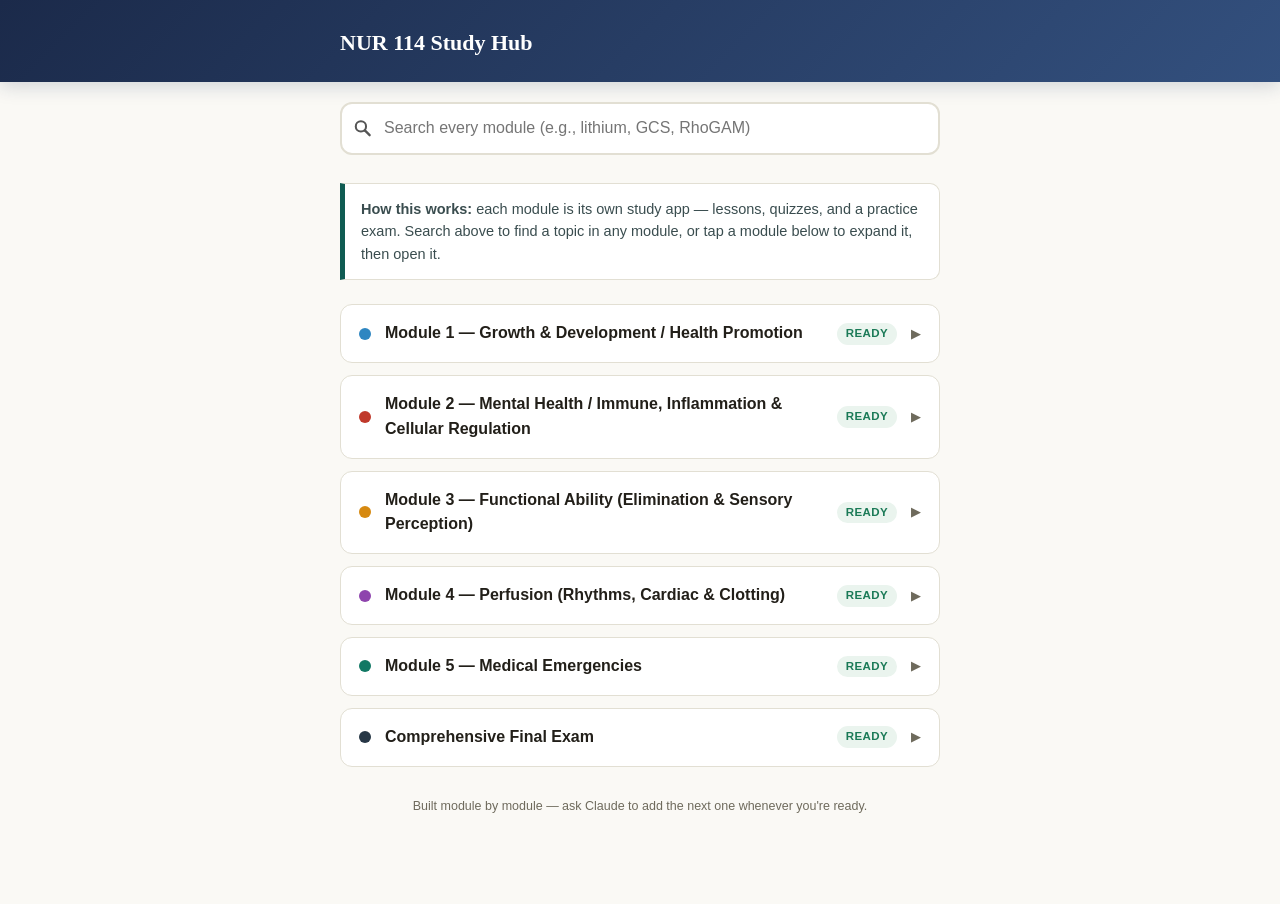
<file: index.html>
<!DOCTYPE html>
<html lang="en">
<head>
<meta charset="UTF-8">
<meta name="viewport" content="width=device-width, initial-scale=1.0">
<title>NUR 114 Study Hub</title>
<style>
  :root{
    --bg:#FAF9F5; --card:#FFFFFF; --line:#E2DFD3; --ink:#0F5B52;
    --text:#221F19; --dim:#6E6A5C;
  }
  *{box-sizing:border-box}
  body{margin:0;background:var(--bg);color:var(--text);
    font:16px/1.55 -apple-system,"Segoe UI",Helvetica,Arial,sans-serif}
  h1{font-family:Georgia,"Iowan Old Style","Times New Roman",serif;font-size:22px;font-weight:700;margin:0;color:#fff}
  .wrap{max-width:640px;margin:0 auto;padding:0 20px 60px}
  header{background:linear-gradient(135deg,#1b2a4a,#33507e);box-shadow:0 4px 18px rgba(20,40,80,.18)}
  header .bannerwrap{max-width:640px;margin:0 auto;padding:26px 20px 22px}
  header .sub{color:#bcd6d3;font-size:13.5px;font-weight:600;margin-top:6px}
  .lede{margin:22px 0 24px;color:#3a4d4f;font-size:14.5px;background:#fff;border:1px solid var(--line);
    border-left:5px solid var(--ink);border-radius:0 10px 10px 0;padding:14px 16px}
  .card{background:var(--card);border:1px solid var(--line);border-radius:12px;margin-bottom:12px;overflow:hidden}
  .card-head{display:flex;align-items:center;gap:14px;padding:16px 18px;cursor:pointer;user-select:none}
  .dot{width:12px;height:12px;border-radius:50%;flex-shrink:0}
  .card-head .name{flex:1;font-weight:700;font-size:16px}
  .card-head .arrow{font-size:13px;color:var(--dim);transition:transform .2s}
  .card.open .arrow{transform:rotate(90deg)}
  .card-body{max-height:0;overflow:hidden;transition:max-height .25s ease}
  .card.open .card-body{max-height:none}
  .card-body-inner{padding:0 18px 18px;font-size:14px;color:var(--dim)}
  .card-body-inner p{margin:0 0 12px}
  .openbtn{display:inline-block;background:var(--ink);color:#fff;font-weight:700;font-size:14px;
    padding:9px 16px;border-radius:8px;text-decoration:none}
  .openbtn.disabled{background:#C9C6B8;color:#fff;pointer-events:none}
  .status{display:inline-block;font-size:11.5px;font-weight:700;text-transform:uppercase;letter-spacing:.4px;
    padding:2px 9px;border-radius:20px;margin-left:10px}
  .status.ready{background:#EAF4EE;color:#1B7A57}
  .status.pending{background:#F1F0E9;color:#6E6A5C}
  footer{text-align:center;color:var(--dim);font-size:12.5px;margin-top:30px}
  .hs-box{margin:20px 0 6px;position:relative}
  .hs-ic{position:absolute;left:13px;top:50%;transform:translateY(-50%);display:flex;color:#555;pointer-events:none}
.hs-in{width:100%;font:inherit;font-size:16px;padding:12px 40px 12px 42px;border:2px solid var(--line);border-radius:12px;background:#fff;color:var(--text)}
  .hs-in:focus{outline:none;border-color:var(--ink)}
  .hs-x{position:absolute;right:8px;top:50%;transform:translateY(-50%);border:0;background:none;font-size:20px;color:var(--dim);cursor:pointer;padding:4px 8px}
  .hs-meta{font-size:12.5px;color:var(--dim);margin:6px 2px 8px}
  .hs-res{display:grid;gap:8px;margin-bottom:18px}
  .hs-item{display:block;background:#fff;border:1px solid var(--line);border-radius:10px;padding:10px 12px;text-decoration:none;color:var(--text)}
  .hs-item:hover{border-color:var(--ink)}
  .hs-tag{display:inline-block;font-size:11px;font-weight:800;color:#fff;border-radius:20px;padding:1px 8px;margin-right:6px;vertical-align:1px}
  .hs-t{font-weight:700}
  .hs-u{font-size:12.5px;color:var(--dim)}
  .hs-snip{font-size:13.5px;color:#3a4d4f;margin-top:4px;line-height:1.45}
  .hs-snip mark{background:#FFF0B3;color:inherit;padding:0 1px;border-radius:2px}
</style>
</head>
<body>
<header><div class="bannerwrap">
  <h1>NUR 114 Study Hub</h1>
</div></header>

<div class="wrap">
  <div class="hs-box"><span class="hs-ic" aria-hidden="true"><svg class="mg" viewBox="0 0 24 24" width="19" height="19" aria-hidden="true" focusable="false"><circle cx="10" cy="10" r="6.5" fill="none" stroke="currentColor" stroke-width="2.6"/><line x1="15" y1="15" x2="21" y2="21" stroke="currentColor" stroke-width="3" stroke-linecap="round"/></svg></span><input id="hsIn" class="hs-in" type="text" enterkeyhint="search" placeholder="Search every module (e.g., lithium, GCS, RhoGAM)" autocomplete="off" aria-label="Search every module"><button id="hsX" class="hs-x" type="button" aria-label="Clear search" hidden>×</button></div>
  <div id="hsMeta" class="hs-meta" hidden></div>
  <div id="hsRes" class="hs-res"></div>
  <p class="lede"><strong>How this works:</strong> each module is its own study app — lessons, quizzes, and a practice exam. Search above to find a topic in any module, or tap a module below to expand it, then open it.</p>

  <div id="modules"></div>

  <footer>Built module by module — ask Claude to add the next one whenever you're ready.</footer>
</div>

<script>
const MODULES = [
  { name:"Module 1 — Growth & Development / Health Promotion", color:"#2e86c1", status:"ready",
    desc:"Antepartum, Intrapartum, Postpartum, Newborn Care, Sexuality, Medications, Med Math, Quick Reference, Acronyms, and a 60-question Practice Exam + 20-question GTPAL quiz.",
    href:"NUR114_Module1.html" },
  { name:"Module 2 — Mental Health / Immune, Inflammation & Cellular Regulation", color:"#c0392b", status:"ready",
    desc:"Mental Health: ADHD, Autism, Anxiety Disorders, OCD, PTSD, Bipolar, Depression, Schizophrenia, Personality Disorders (Borderline & Antisocial), Eating Disorders, Substance Use Disorder, Crisis Intervention, plus the full medication card set. Immune/Inflammation/Cellular Regulation: Hypersensitivity Reactions, Rheumatoid Arthritis, Lupus, Osteoarthritis, HIV/AIDS, and Cancer.",
    href:"NUR114_Module2.html" },
  { name:"Module 3 — Functional Ability (Elimination & Sensory Perception)", color:"#d68910", status:"ready",
    desc:"Elimination: Key Renal Terms, ABG Review &amp; Compensation (with worked practice set), Acute Kidney Injury, Chronic Kidney Disease, Fluid &amp; Electrolytes, Dialysis Types, Renal Diet, Glomerulonephritis, Pyelonephritis, Nephrotic Syndrome, Nephrosclerosis, Polycystic Kidney Disease, and the Marie vs. Frank clinical judgment case. Sensory Perception: Impaired Vision, Cataracts, Glaucoma, AMD, Detached Retina, Hemianopsia, Retinopathy, Eye Emergencies &amp; Surgery, Hearing Loss, Ménière's Disease, Aphasia. Plus the full medication card set, Med Math, Quick Reference, Acronyms &amp; Charts, Worksheets, Sky's Notes, a 25-question ABG quiz, two 60-question practice exams, and a Games unit (Daily Five, timed rounds, flashcards, matching boards, format drills, and more).",
    href:"NUR114_Module3.html" },
  { name:"Module 4 — Perfusion (Rhythms, Cardiac &amp; Clotting)", color:"#8e44ad", status:"ready",
    desc:"Perfusion Foundations: Heart A&amp;P &amp; Blood Flow, Cardiac Output/Preload/Afterload, Cardiac Labs &amp; the 12-Lead, Stress Test/Echo/TEE/Cardiac Cath, Decreased Cardiac Output. Dysrhythmias: Reading an ECG Strip, Sinus, Atrial, Ventricular (Lethal vs Non-Lethal), Pacemakers &amp; Heart Blocks, Treatment. Coronary Artery Disease, Angina &amp; CAD Care; Heart Failure Types, Left vs Right, Management. Clotting: DVT, Pulmonary Embolism, Stroke &amp; Stroke Care. Blood: Anemias, Sickle Cell, Hemophilia. Plus the full medication card set, Med Math with hemodynamic and cardiac drip math, Quick Reference, Master Charts &amp; Acronyms, Worksheets (Rhythm Worksheet, ACLS flowcharts), and Sky's Notes.",
    href:"NUR114_Module4.html" },
  { name:"Module 5 — Medical Emergencies", color:"#117864", status:"ready",
    desc:"Emergency Basics (ABCs, primary/secondary survey, intubation &amp; ETCO₂), Increased Intracranial Pressure, Hydrocephaly, Burns, Poisonings &amp; Overdoses, Shock, Submersion Injuries, Environmental Emergencies, Anaphylaxis, Emergency Preparedness, Crisis Intervention &amp; SANE, Medications, Med Math (with ABGs and ROME), Worksheets (Adult Cardiac Arrest, Luke Kwon case), Sky's Notes, and endless Med Math and ABG games. Practice exams coming after the Dec 2 lecture.",
    href:"NUR114_Module5.html" },
  { name:"Comprehensive Final Exam", color:"#273746", status:"ready", desc:"Final exam overview, an alphabetized index of every exemplar and medication from Modules 1–5 (each linked to its lesson), and a glossary of key terms.", href:"NUR114_Final.html" },
];

const container = document.getElementById("modules");
MODULES.forEach((m, i) => {
  const card = document.createElement("div");
  card.className = "card";
  card.innerHTML = `
    <div class="card-head" data-i="${i}">
      <span class="dot" style="background:${m.color}"></span>
      <span class="name">${m.name}</span>
      <span class="status ${m.status}">${m.status === "ready" ? "Ready" : "Pending"}</span>
      <span class="arrow">▶</span>
    </div>
    <div class="card-body"><div class="card-body-inner">
      <p>${m.desc}</p>
      <a class="openbtn ${m.status === "pending" ? "disabled" : ""}" href="${m.href}">${m.status === "ready" ? "Open " + m.name.split(" —")[0] : "Not available yet"}</a>
    </div></div>
  `;
  container.appendChild(card);
});

function fitCard(card){
  const body = card.querySelector(".card-body");
  body.style.maxHeight = card.classList.contains("open") ? body.scrollHeight + "px" : "0px";
}
container.addEventListener("click", e => {
  const head = e.target.closest(".card-head");
  if (!head) return;
  const card = head.closest(".card");
  card.classList.toggle("open");
  fitCard(card);
});
// Re-measure open cards when the screen size changes (rotation, resizing, text zoom)
window.addEventListener("resize", () => document.querySelectorAll(".card.open").forEach(fitCard));
if (window.ResizeObserver) {
  const ro = new ResizeObserver(entries => entries.forEach(en => { const c = en.target.closest(".card"); if (c && c.classList.contains("open")) fitCard(c); }));
  document.querySelectorAll(".card-body-inner").forEach(el => ro.observe(el));
}
</script>
<p id="offlineStatus" style="text-align:center;font-size:12.5px;color:#6b7c7a;margin:18px 0 28px"></p>
<script>
(function(){
  var el=document.getElementById("offlineStatus");
  function say(t){ if(el) el.textContent=t; }
  if(!("serviceWorker" in navigator)){ say("Offline saving isn't available in this browser — open the hub in Safari to save it for offline use."); return; }
  window.addEventListener("load",function(){
    navigator.serviceWorker.register("sw.js").then(function(){ return navigator.serviceWorker.ready; }).then(function(){
      var tries=0;
      (function check(){
        caches.open("nur114-hub-v16").then(function(c){ return c.keys(); }).then(function(keys){
          var n=keys.filter(function(k){ return /NUR114_Module\d\.html$/.test(k.url); }).length;
          var eng=keys.some(function(k){ return /engine\/engine\.js/.test(k.url); });
          if(n && eng){ say("✓ Saved for offline use ("+n+" module"+(n===1?"":"s")+")."); }
          else if(++tries<10){ say("Saving for offline use…"); setTimeout(check,1000); }
          else say("Couldn't save for offline use yet — reload this page while online.");
        });
      })();
    }).catch(function(){ say("Couldn't turn on offline saving — reload this page while online."); });
  });
})();
</script>

<script>
/* App-wide search: loads search_index.json (all modules + Final page) on first use. */
(function(){
  var inp=document.getElementById("hsIn"), res=document.getElementById("hsRes"), meta=document.getElementById("hsMeta"), clr=document.getElementById("hsX");
  var IDX=null, loading=null, timer=null;
  var COL={"1":"#2e86c1","2":"#c0392b","3":"#d68910","4":"#8e44ad","5":"#117864","F":"#273746"};
  function load(){ if(IDX) return Promise.resolve(IDX); if(!loading) loading=fetch("search_index.json").then(function(r){return r.json();}).then(function(d){ d.forEach(function(e){ e.lt=e.t.toLowerCase(); e.lx=e.x.toLowerCase(); }); IDX=d; return d; }); return loading; }
  function esc(s){ return s.replace(/&/g,"&amp;").replace(/</g,"&lt;").replace(/>/g,"&gt;"); }
  function snippet(e,terms){
    var i=-1; for(var k=0;k<terms.length&&i<0;k++) i=e.lx.indexOf(terms[k]);
    var s=i<0?e.x.slice(0,160):e.x.slice(Math.max(0,i-70),i+130);
    var out=esc(s); terms.forEach(function(t){ if(t.length<2) return; out=out.replace(new RegExp("("+t.replace(/[.*+?^${}()|[\]\\]/g,"\\$&")+")","gi"),"<mark>$1</mark>"); });
    return (i>70?"… ":"")+out+" …";
  }
  function run(){
    var q=inp.value.trim().toLowerCase(); clr.hidden=!q;
    if(q.length<2){ res.innerHTML=""; meta.hidden=true; return; }
    load().then(function(d){
      var terms=q.split(/\s+/).filter(Boolean), hits=[];
      d.forEach(function(e){
        for(var k=0;k<terms.length;k++){ if(e.lt.indexOf(terms[k])<0&&e.lx.indexOf(terms[k])<0) return; }
        var sc=0; terms.forEach(function(t){ if(e.lt.indexOf(t)>=0) sc+=50; var c=e.lx.split(t).length-1; sc+=Math.min(c,20); });
        if(e.lt.indexOf(q)>=0) sc+=100; hits.push([sc,e]);
      });
      hits.sort(function(a,b){return b[0]-a[0];});
      meta.hidden=false; meta.textContent=hits.length?(hits.length+" lesson"+(hits.length===1?"":"s")+" found"+(hits.length>40?" — showing the top 40":"")):"No lessons found. Try a different word.";
      res.innerHTML=hits.slice(0,40).map(function(h){ var e=h[1], url=(e.m==="F"?"NUR114_Final.html":"NUR114_Module"+e.m+".html")+"?hl="+encodeURIComponent(inp.value.trim())+"#"+e.id;
        return '<a class="hs-item" href="'+url+'"><span class="hs-tag" style="background:'+COL[e.m]+'">'+(e.m==="F"?"Final":"Module "+e.m)+'</span><span class="hs-t">'+esc(e.t)+'</span><div class="hs-u">'+esc(e.u)+'</div><div class="hs-snip">'+snippet(e,terms)+'</div></a>'; }).join("");
    }).catch(function(){ meta.hidden=false; meta.textContent="Search couldn't load — open the hub once while online so it can be saved."; });
  }
  inp.addEventListener("focus",load);
  inp.addEventListener("input",function(){ clearTimeout(timer); timer=setTimeout(run,160); });
  clr.addEventListener("click",function(){ inp.value=""; run(); inp.focus(); });
})();
</script>
</body>
</html>
</file>
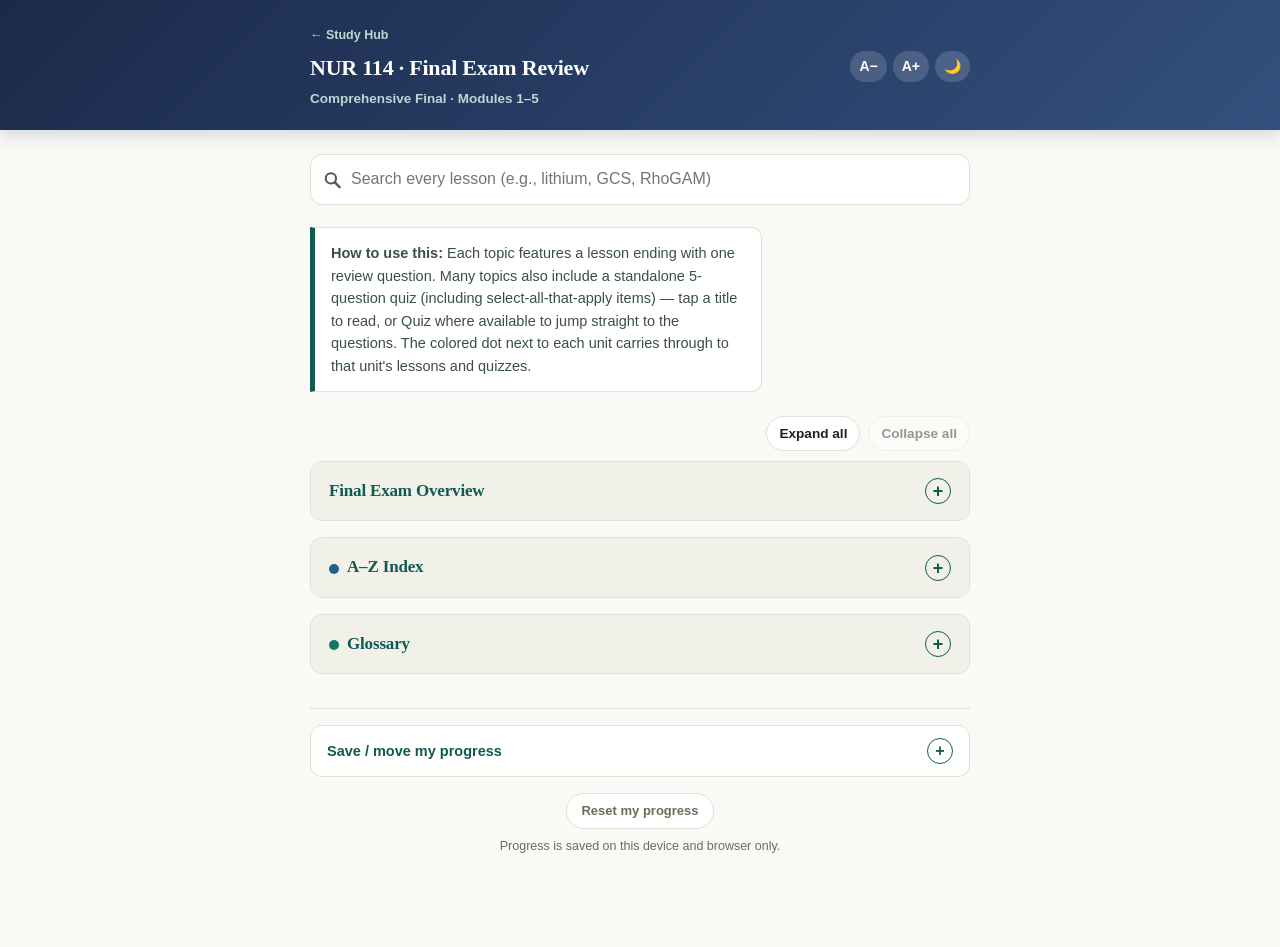
<file: NUR114_Final.html>
<!DOCTYPE html>
<html lang="en" data-mod="6">
<head>
<meta charset="utf-8">
<meta name="viewport" content="width=device-width, initial-scale=1">
<title>NUR 114 · Final Exam Review</title>
<link rel="stylesheet" href="engine/engine.css?v=0e6c7295">
<script src="engine/early.js?v=0e6c7295"></script>
</head>
<body>
<header><div class="bannerwrap"><div class="toprow"><div><a class="hublink" href="index.html">&larr; Study Hub</a><h1>NUR 114 · Final Exam Review</h1><div class="sub">Comprehensive Final · Modules 1–5</div></div><div class="hdr-btns"><button id="hx-sbtn" type="button" aria-label="Search the module" hidden><svg class="mg" viewBox="0 0 24 24" width="17" height="17" aria-hidden="true" focusable="false"><circle cx="10" cy="10" r="6.5" fill="none" stroke="currentColor" stroke-width="2.6"/><line x1="15" y1="15" x2="21" y2="21" stroke="currentColor" stroke-width="3" stroke-linecap="round"/></svg></button><button id="back" hidden>Back</button></div></div></div></header>
<main class="wrap" id="app"><p style="padding:24px 4px;color:#6E6A5C">Loading&hellip; If this message stays, open the Study Hub in Safari once while online so the study engine can be saved for offline use.</p></main>
<script>
// ===================== FINAL EXAM REVIEW — generated by tools/build_final_data.js (do not edit by hand) =====================
const QUIZ = {}; const CASES = {}; const FLASH = {}; const MATCH = {}; const RESCUE = {};
const FINAL_OVERVIEW = {"title":"Final Exam Overview","noChip":true,"sub":"What the comprehensive final covers and how to use this section.","lessons":[{"id":"final-about","title":"About the Comprehensive Final","kicker":"Cumulative across Modules 1–5","blocks":[{"list":["The final is <strong>comprehensive</strong> — every module, Modules 1–5.","It comes <strong>one week after the last module</strong>.","<strong>Perfusion is weighted heavily</strong>, and Medical Emergencies is closely linked to it — know lethal vs. non-lethal rhythms and how to treat them."]},{"h":"How to use this section"},{"list":["<strong>Exemplars A–Z</strong> and <strong>Medications A–Z</strong> list everything from Modules 1–5 with a link straight to the lesson.","The <strong>Glossary</strong> collects key terms from all five modules, each linked to its source module.","To search the full text of every module at once, use the search box at the top of the Study Hub."]}]}]};
const FINAL_INDEX = {"title":"A–Z Index","sub":"Every exemplar and medication from Modules 1–5, alphabetized, with links to the lessons.","lessons":[{"id":"final-exemplars","title":"Exemplars A–Z","kicker":"97 exemplars from Modules 1–5","blocks":[{"h":"A"},{"table":{"head":["Exemplar","Where to study it"],"rows":[["<strong>ABG compensation</strong>","<a href=\"NUR114_Module3.html#elim-abg\">Module 3: ABG Review & Compensation</a>"],["<strong>Acute kidney injury (AKI)</strong>","<a href=\"NUR114_Module3.html#elim-aki\">Module 3: Acute Kidney Injury (AKI)</a>"],["<strong>Addictive behaviors (drugs &amp; alcohol)</strong>","<a href=\"NUR114_Module2.html#mh-addiction-basics\">Module 2: Understanding Addiction</a>"],["<strong>Alcohol use disorder &amp; withdrawal</strong>","<a href=\"NUR114_Module2.html#mh-alcohol\">Module 2: Alcohol Use Disorder & Withdrawal</a>"],["<strong>Anaphylactic reactions</strong>","<a href=\"NUR114_Module5.html#anaph\">Module 5: Anaphylaxis: The Allergic Emergency</a>"],["<strong>Anemias</strong>","<a href=\"NUR114_Module4.html#m4-anemia\">Module 4: Anemias</a>"],["<strong>Angina &amp; acute coronary syndrome</strong>","<a href=\"NUR114_Module4.html#m4-angina\">Module 4: Angina & Chest Pain</a>"],["<strong>Animal bites &amp; rabies</strong>","<a href=\"NUR114_Module5.html#env-animal\">Module 5: Animal Bites, Rabies & Ticks</a>"],["<strong>Anorexia nervosa</strong>","<a href=\"NUR114_Module2.html#mh-anorexia\">Module 2: Anorexia Nervosa</a>"],["<strong>Antepartum</strong>","<a href=\"NUR114_Module1.html#precon\">Module 1: Preconception & Confirming Pregnancy</a>"],["<strong>Asystole</strong>","<a href=\"NUR114_Module4.html#m4-ventricular\">Module 4: Ventricular Rhythms & Lethal vs Non-Lethal</a>"],["<strong>Atrial fibrillation</strong>","<a href=\"NUR114_Module4.html#m4-atrial\">Module 4: Atrial Rhythms</a>"],["<strong>Atrial flutter</strong>","<a href=\"NUR114_Module4.html#m4-atrial\">Module 4: Atrial Rhythms</a>"],["<strong>Attention-deficit/hyperactivity disorder (ADHD)</strong>","<a href=\"NUR114_Module2.html#mh-adhd\">Module 2: Attention-Deficit/Hyperactivity Disorder</a>"],["<strong>Autism spectrum disorder</strong>","<a href=\"NUR114_Module2.html#mh-autism\">Module 2: Autism Spectrum Disorder</a>"]]}},{"h":"B"},{"table":{"head":["Exemplar","Where to study it"],"rows":[["<strong>Bipolar disorder</strong>","<a href=\"NUR114_Module2.html#mh-bipolar\">Module 2: Bipolar Disorder</a>"],["<strong>Borderline personality disorder</strong>","<a href=\"NUR114_Module2.html#mh-bpd\">Module 2: Borderline Personality Disorder</a>"],["<strong>Brain death &amp; organ donation</strong>","<a href=\"NUR114_Module5.html#iicp-braindeath\">Module 5: Brain Death & Organ Donation</a>"],["<strong>Bulimia nervosa</strong>","<a href=\"NUR114_Module2.html#mh-bulimia\">Module 2: Bulimia Nervosa</a>"],["<strong>Burns</strong>","<a href=\"NUR114_Module5.html#burns-types\">Module 5: Burn Types, Depth & Scene Safety</a>"]]}},{"h":"C"},{"table":{"head":["Exemplar","Where to study it"],"rows":[["<strong>Cancer (cellular regulation)</strong>","<a href=\"NUR114_Module2.html#iis-cancer\">Module 2: Cancer & Cellular Regulation</a>"],["<strong>Cardiac arrest</strong>","<a href=\"NUR114_Module5.html#ws-acls-arrest\">Module 5: Adult Cardiac Arrest (2025)</a>"],["<strong>Cataract</strong>","<a href=\"NUR114_Module3.html#sens-cataract\">Module 3: Cataracts</a>"],["<strong>Cerebral palsy</strong>","<a href=\"NUR114_Module1.html#concerns\">Module 1: Common Concerns & Developmental Issues</a>"],["<strong>Chronic kidney disease (CKD) &amp; ESRD</strong>","<a href=\"NUR114_Module3.html#elim-ckd\">Module 3: Chronic Kidney Disease (CKD) & ESRD</a>"],["<strong>Contraception</strong>","<a href=\"NUR114_Module1.html#infertfam\">Module 1: Infertility & Family Planning</a>"],["<strong>Coronary artery disease (CAD)</strong>","<a href=\"NUR114_Module4.html#m4-cad\">Module 4: CAD & Atherosclerosis</a>"],["<strong>Crisis intervention</strong>","<a href=\"NUR114_Module2.html#mh-crisis\">Module 2: Crisis Intervention</a><br><a href=\"NUR114_Module5.html#crisis-dv\">Module 5: Crisis Intervention & Domestic Violence</a>"]]}},{"h":"D"},{"table":{"head":["Exemplar","Where to study it"],"rows":[["<strong>Deep vein thrombosis (DVT)</strong>","<a href=\"NUR114_Module4.html#m4-vte\">Module 4: DVT & VTE Prevention</a>"],["<strong>Depressive disorders</strong>","<a href=\"NUR114_Module2.html#mh-depression\">Module 2: Depressive Disorders</a>"],["<strong>Detached retina</strong>","<a href=\"NUR114_Module3.html#sens-retina\">Module 3: Detached Retina</a>"],["<strong>Dialysis (hemodialysis, PD, CRRT)</strong>","<a href=\"NUR114_Module3.html#elim-dialysis\">Module 3: Dialysis Types: Hemodialysis, Peritoneal Dialysis & CRRT</a>"],["<strong>Domestic violence</strong>","<a href=\"NUR114_Module5.html#crisis-dv\">Module 5: Crisis Intervention & Domestic Violence</a>"],["<strong>Down syndrome</strong>","<a href=\"NUR114_Module1.html#concerns\">Module 1: Common Concerns & Developmental Issues</a>"]]}},{"h":"E"},{"table":{"head":["Exemplar","Where to study it"],"rows":[["<strong>Emergency preparedness (triage)</strong>","<a href=\"NUR114_Module5.html#prep-triage\">Module 5: Triage for Mass Disaster</a>"],["<strong>Erectile dysfunction</strong>","<a href=\"NUR114_Module1.html#ed\">Module 1: Erectile Dysfunction</a>"],["<strong>Eye injuries</strong>","<a href=\"NUR114_Module3.html#sens-emergencies\">Module 3: Eye Emergencies, Eye Injuries & Eye Surgery</a>"]]}},{"h":"F"},{"table":{"head":["Exemplar","Where to study it"],"rows":[["<strong>Failure to thrive</strong>","<a href=\"NUR114_Module1.html#concerns\">Module 1: Common Concerns & Developmental Issues</a>"],["<strong>Family planning</strong>","<a href=\"NUR114_Module1.html#infertfam\">Module 1: Infertility & Family Planning</a>"],["<strong>Fluid &amp; electrolytes in renal failure</strong>","<a href=\"NUR114_Module3.html#elim-lytes\">Module 3: Fluid & Electrolyte Concepts in Renal Failure</a>"]]}},{"h":"G"},{"table":{"head":["Exemplar","Where to study it"],"rows":[["<strong>Generalized anxiety disorder</strong>","<a href=\"NUR114_Module2.html#mh-gad\">Module 2: Anxiety Disorders</a>"],["<strong>Glaucoma</strong>","<a href=\"NUR114_Module3.html#sens-glaucoma\">Module 3: Glaucoma</a>"],["<strong>Glomerulonephritis</strong>","<a href=\"NUR114_Module3.html#elim-gn\">Module 3: Glomerulonephritis</a>"],["<strong>Gout</strong>","<a href=\"NUR114_Module2.html#iis-gout\">Module 2: Gout</a>"]]}},{"h":"H"},{"table":{"head":["Exemplar","Where to study it"],"rows":[["<strong>Hearing loss</strong>","<a href=\"NUR114_Module3.html#sens-hearing\">Module 3: Hearing Loss & Communicating with the Hearing Impaired</a>"],["<strong>Heart failure (left vs. right; systolic vs. diastolic)</strong>","<a href=\"NUR114_Module4.html#m4-hf-types\">Module 4: Heart Failure: Types & Causes</a>"],["<strong>Hemophilia</strong>","<a href=\"NUR114_Module4.html#m4-hemophilia\">Module 4: Hemophilia</a>"],["<strong>HIV infection &amp; AIDS</strong>","<a href=\"NUR114_Module2.html#iis-hiv\">Module 2: HIV Infection & AIDS</a>"],["<strong>Hydrocephaly</strong>","<a href=\"NUR114_Module5.html#hydro\">Module 5: Hydrocephaly (Hydrocephalus)</a>"],["<strong>Hypersensitivity reactions &amp; allergies</strong>","<a href=\"NUR114_Module2.html#iis-hypersensitivity\">Module 2: Hypersensitivity Reactions & Allergies</a>"],["<strong>Hypertension (113 review)</strong>","<a href=\"NUR114_Module4.html#m4-htn\">Module 4: Hypertension Review</a>"],["<strong>Hyperthermia</strong>","<a href=\"NUR114_Module5.html#env-hyperthermia\">Module 5: Hyperthermia: Heat Exhaustion vs. Heat Stroke</a>"],["<strong>Hypothermia &amp; frostbite</strong>","<a href=\"NUR114_Module5.html#env-hypothermia\">Module 5: Hypothermia & Frostbite</a>"]]}},{"h":"I"},{"table":{"head":["Exemplar","Where to study it"],"rows":[["<strong>Impaired vision</strong>","<a href=\"NUR114_Module3.html#sens-lowvision\">Module 3: Impaired Vision: Helping a Client Adjust</a>"],["<strong>Increased intracranial pressure (IICP)</strong>","<a href=\"NUR114_Module5.html#iicp-mk\">Module 5: Monro-Kellie & Compensation</a>"],["<strong>Infertility</strong>","<a href=\"NUR114_Module1.html#infertfam\">Module 1: Infertility & Family Planning</a>"],["<strong>Intrapartum (labor &amp; delivery)</strong>","<a href=\"NUR114_Module1.html#admit\">Module 1: Admission & Fetal Monitoring</a>"]]}},{"h":"M"},{"table":{"head":["Exemplar","Where to study it"],"rows":[["<strong>Macular degeneration</strong>","<a href=\"NUR114_Module3.html#sens-amd\">Module 3: Age-Related Macular Degeneration (AMD)</a>"],["<strong>Menopause</strong>","<a href=\"NUR114_Module1.html#menomen\">Module 1: Menstrual Dysfunction & Menopause</a>"],["<strong>Menstrual dysfunction</strong>","<a href=\"NUR114_Module1.html#menomen\">Module 1: Menstrual Dysfunction & Menopause</a>"]]}},{"h":"N"},{"table":{"head":["Exemplar","Where to study it"],"rows":[["<strong>Neonatal abstinence syndrome (NAS)</strong>","<a href=\"NUR114_Module1.html#nas\">Module 1: Neonatal Abstinence Syndrome (NAS)</a>"],["<strong>Nephrosclerosis</strong>","<a href=\"NUR114_Module3.html#elim-nephrosclerosis\">Module 3: Nephrosclerosis</a>"],["<strong>Nephrotic syndrome</strong>","<a href=\"NUR114_Module3.html#elim-nephrotic\">Module 3: Nephrotic Syndrome (and Nephritic vs. Nephrotic)</a>"],["<strong>Newborn care</strong>","<a href=\"NUR114_Module1.html#transition\">Module 1: Transition & APGAR</a>"]]}},{"h":"O"},{"table":{"head":["Exemplar","Where to study it"],"rows":[["<strong>Obsessive-compulsive disorder (OCD)</strong>","<a href=\"NUR114_Module2.html#mh-ocd\">Module 2: Obsessive-Compulsive Disorder</a>"],["<strong>Opioid use disorder &amp; withdrawal</strong>","<a href=\"NUR114_Module2.html#mh-opioids\">Module 2: Opioid Use Disorder, Withdrawal & Body Effects</a>"],["<strong>Osteoarthritis</strong>","<a href=\"NUR114_Module2.html#iis-oa\">Module 2: Osteoarthritis</a>"],["<strong>Overdoses (alcohol, opioids, benzodiazepines)</strong>","<a href=\"NUR114_Module5.html#poison-od\">Module 5: Overdoses: Opioids, Benzodiazepines & Alcohol</a>"]]}},{"h":"P"},{"table":{"head":["Exemplar","Where to study it"],"rows":[["<strong>Pacemakers &amp; heart block</strong>","<a href=\"NUR114_Module4.html#m4-pacers-blocks\">Module 4: Pacemakers, Heart Blocks & Agonal Rhythm</a>"],["<strong>Peripheral vascular disease (113 review)</strong>","<a href=\"NUR114_Module4.html#m4-pvd\">Module 4: Arterial vs. Venous Disease</a>"],["<strong>Personality disorders</strong>","<a href=\"NUR114_Module2.html#mh-pd-overview\">Module 2: Personality Disorders: The 10-Type Taxonomy</a>"],["<strong>Poisonings</strong>","<a href=\"NUR114_Module5.html#poison-general\">Module 5: General Poisoning Management</a>"],["<strong>Polycystic kidney disease (PKD)</strong>","<a href=\"NUR114_Module3.html#elim-pkd\">Module 3: Polycystic Kidney Disease (PKD)</a>"],["<strong>Post-traumatic stress disorder (PTSD)</strong>","<a href=\"NUR114_Module2.html#mh-ptsd\">Module 2: Post-Traumatic Stress Disorder</a>"],["<strong>Postpartum</strong>","<a href=\"NUR114_Module1.html#involution\">Module 1: Involution, Lochia & Perineal Care</a>"],["<strong>Premature ventricular contractions (PVCs)</strong>","<a href=\"NUR114_Module4.html#m4-ventricular\">Module 4: Ventricular Rhythms & Lethal vs Non-Lethal</a>"],["<strong>Pulmonary embolism</strong>","<a href=\"NUR114_Module4.html#m4-pe\">Module 4: Pulmonary Embolism</a>"],["<strong>Pyelonephritis</strong>","<a href=\"NUR114_Module3.html#elim-pyelo\">Module 3: Pyelonephritis</a>"]]}},{"h":"R"},{"table":{"head":["Exemplar","Where to study it"],"rows":[["<strong>Rheumatoid arthritis</strong>","<a href=\"NUR114_Module2.html#iis-ra\">Module 2: Rheumatoid Arthritis</a>"]]}},{"h":"S"},{"table":{"head":["Exemplar","Where to study it"],"rows":[["<strong>Schizophrenia</strong>","<a href=\"NUR114_Module2.html#mh-schizophrenia\">Module 2: Schizophrenia</a>"],["<strong>Sexual assault (SANE)</strong>","<a href=\"NUR114_Module5.html#crisis-sane\">Module 5: Sexual Assault & the SANE</a>"],["<strong>Sexuality</strong>","<a href=\"NUR114_Module1.html#ed\">Module 1: Erectile Dysfunction</a>"],["<strong>Sexually transmitted infections (STIs)</strong>","<a href=\"NUR114_Module1.html#stis\">Module 1: Sexually Transmitted Infections</a>"],["<strong>Shock — cardiogenic, septic, neurogenic, anaphylactic</strong>","<a href=\"NUR114_Module5.html#shock-types\">Module 5: Other Shock Types & Vasopressor Safety</a>"],["<strong>Shock — hypovolemic</strong>","<a href=\"NUR114_Module5.html#shock-hypo\">Module 5: Hypovolemic Shock & the Stages of Shock</a>"],["<strong>Sickle cell disease</strong>","<a href=\"NUR114_Module4.html#m4-sickle\">Module 4: Sickle Cell Disease</a>"],["<strong>Sinus rhythms (sinus brady, sinus tach)</strong>","<a href=\"NUR114_Module4.html#m4-sinus\">Module 4: Sinus Rhythms</a>"],["<strong>Smoke inhalation</strong>","<a href=\"NUR114_Module5.html#burns-special\">Module 5: Chemical, Electrical & Smoke Inhalation Injuries</a>"],["<strong>Snake &amp; spider bites</strong>","<a href=\"NUR114_Module5.html#env-snake-spider\">Module 5: Snake & Spider Bites</a>"],["<strong>Stroke (ischemic vs. hemorrhagic) &amp; TIA</strong>","<a href=\"NUR114_Module4.html#m4-stroke\">Module 4: Stroke: Ischemic vs Hemorrhagic & TIA</a>"],["<strong>Submersion injuries</strong>","<a href=\"NUR114_Module5.html#submersion\">Module 5: Submersion Injuries (Drowning & Near-Drowning)</a>"],["<strong>Suicidal ideation</strong>","<a href=\"NUR114_Module2.html#mh-suicide\">Module 2: Suicidal Ideation: Assessment, Safety, and Resources</a>"],["<strong>Supraventricular tachycardia (SVT)</strong>","<a href=\"NUR114_Module4.html#m4-atrial\">Module 4: Atrial Rhythms</a>"],["<strong>Systemic lupus erythematosus (SLE)</strong>","<a href=\"NUR114_Module2.html#iis-lupus\">Module 2: Systemic Lupus Erythematosus</a>"]]}},{"h":"V"},{"table":{"head":["Exemplar","Where to study it"],"rows":[["<strong>Ventricular fibrillation</strong>","<a href=\"NUR114_Module4.html#m4-ventricular\">Module 4: Ventricular Rhythms & Lethal vs Non-Lethal</a>"],["<strong>Ventricular tachycardia (incl. torsades)</strong>","<a href=\"NUR114_Module4.html#m4-ventricular\">Module 4: Ventricular Rhythms & Lethal vs Non-Lethal</a>"],["<strong>Verbal (aphasia)</strong>","<a href=\"NUR114_Module3.html#sens-aphasia\">Module 3: Verbal: Aphasia (Global, Expressive, Receptive)</a>"]]}}]},{"id":"final-meds","title":"Medications A–Z","kicker":"154 medications and drug classes from Modules 1–5","blocks":[{"h":"A"},{"table":{"head":["Medication","Where to study it"],"rows":[["<strong>Acetylcysteine (Mucomyst)</strong>","<a href=\"NUR114_Module3.html#m3-meds-renal\">Module 3: Epoetin Alfa, Corticosteroids, Acetylcysteine & Sodium Bicarbonate</a><br><a href=\"NUR114_Module5.html#m5-meds-prev\">Module 5: Medications From Previous Content & NUR 113</a>"],["<strong>Activated charcoal</strong>","<a href=\"NUR114_Module5.html#m5-meds-prev\">Module 5: Medications From Previous Content & NUR 113</a>"],["<strong>Acyclovir</strong>","<a href=\"NUR114_Module1.html#medsti\">Module 1: STI Treatment Medications</a>"],["<strong>Adenosine (Adenocard)</strong>","<a href=\"NUR114_Module4.html#m4-meds-antiarrhythmic\">Module 4: Antiarrhythmics</a>"],["<strong>Albuterol</strong>","<a href=\"NUR114_Module5.html#m5-meds-prev\">Module 5: Medications From Previous Content & NUR 113</a>"],["<strong>Alprazolam (Xanax)</strong>","<a href=\"NUR114_Module2.html#mh-meds-anxiolytics\">Module 2: Anxiolytics & Benzodiazepines</a>"],["<strong>Alteplase (tPA)</strong>","<a href=\"NUR114_Module4.html#m4-meds-antiplatelet-lytic\">Module 4: Antiplatelets & Thrombolytics</a>"],["<strong>Amiodarone (Cordarone, Pacerone)</strong>","<a href=\"NUR114_Module4.html#m4-meds-antiarrhythmic\">Module 4: Antiarrhythmics</a><br><a href=\"NUR114_Module5.html#m5-meds-prev\">Module 5: Medications From Previous Content & NUR 113</a>"],["<strong>Amlodipine</strong>","<a href=\"NUR114_Module4.html#m4-meds-bb-ccb\">Module 4: Beta Blockers & Calcium Channel Blockers</a>"],["<strong>Anticonvulsants used as mood stabilizers</strong>","<a href=\"NUR114_Module2.html#mh-meds-moodstabilizers\">Module 2: Mood Stabilizers: Lithium & Anticonvulsants</a>"],["<strong>Antihistamines &amp; allergy-specific drug classes</strong>","<a href=\"NUR114_Module2.html#iis-meds-antiinflammatory\">Module 2: NSAIDs, DMARDs, Corticosteroids, Antihistamines & Gout Meds</a>"],["<strong>Antiretroviral therapy (ART), PrEP &amp; PEP</strong>","<a href=\"NUR114_Module2.html#iis-meds-art\">Module 2: ART for HIV/AIDS: PrEP vs. PEP</a>"],["<strong>Antivenin (CroFab)</strong>","<a href=\"NUR114_Module5.html#m5-meds-antivenin\">Module 5: Antivenin (Antivenom)</a>"],["<strong>Apixaban (Eliquis)</strong>","<a href=\"NUR114_Module4.html#m4-meds-anticoag\">Module 4: Anticoagulants</a>"],["<strong>Aripiprazole (Abilify)</strong>","<a href=\"NUR114_Module2.html#mh-meds-antipsychotics\">Module 2: Antipsychotics: Brand/Generic Reference & EPS Management</a>"],["<strong>Aspirin</strong>","<a href=\"NUR114_Module4.html#m4-meds-antiplatelet-lytic\">Module 4: Antiplatelets & Thrombolytics</a>"],["<strong>Atenolol</strong>","<a href=\"NUR114_Module4.html#m4-meds-bb-ccb\">Module 4: Beta Blockers & Calcium Channel Blockers</a>"],["<strong>Atorvastatin</strong>","<a href=\"NUR114_Module4.html#m4-meds-statin-nitrate\">Module 4: Statins & Nitrates</a>"],["<strong>Atropine</strong>","<a href=\"NUR114_Module4.html#m4-meds-brady\">Module 4: Atropine & Vasopressors</a>"],["<strong>Atropine / Tropicamide (eye drops)</strong>","<a href=\"NUR114_Module3.html#m3-meds-eyedrops\">Module 3: Eye Medications</a>"],["<strong>Atypical antipsychotics (second-generation)</strong>","<a href=\"NUR114_Module2.html#mh-meds-antipsychotics\">Module 2: Antipsychotics: Brand/Generic Reference & EPS Management</a>"]]}},{"h":"B"},{"table":{"head":["Medication","Where to study it"],"rows":[["<strong>Benazepril</strong>","<a href=\"NUR114_Module4.html#m4-meds-raas\">Module 4: ACE Inhibitors, ARBs & ARNI</a>"],["<strong>Benzodiazepines</strong>","<a href=\"NUR114_Module2.html#mh-meds-anxiolytics\">Module 2: Anxiolytics & Benzodiazepines</a>"],["<strong>Buspirone</strong>","<a href=\"NUR114_Module2.html#mh-meds-anxiolytics\">Module 2: Anxiolytics & Benzodiazepines</a>"]]}},{"h":"C"},{"table":{"head":["Medication","Where to study it"],"rows":[["<strong>Calcium gluconate</strong>","<a href=\"NUR114_Module3.html#m3-meds-lytes\">Module 3: Electrolyte Replacements & Treatments</a>"],["<strong>Captopril</strong>","<a href=\"NUR114_Module4.html#m4-meds-raas\">Module 4: ACE Inhibitors, ARBs & ARNI</a>"],["<strong>Carvedilol</strong>","<a href=\"NUR114_Module4.html#m4-meds-bb-ccb\">Module 4: Beta Blockers & Calcium Channel Blockers</a>"],["<strong>Ceftriaxone</strong>","<a href=\"NUR114_Module1.html#medsti\">Module 1: STI Treatment Medications</a>"],["<strong>Cervadil (Dinoprostone)</strong>","<a href=\"NUR114_Module1.html#medlabor\">Module 1: Labor, Induction & Ripening Drugs</a>"],["<strong>Chlordiazepoxide</strong>","<a href=\"NUR114_Module5.html#m5-meds-prev\">Module 5: Medications From Previous Content & NUR 113</a>"],["<strong>Chlorpromazine (Thorazine)</strong>","<a href=\"NUR114_Module2.html#mh-meds-antipsychotics\">Module 2: Antipsychotics: Brand/Generic Reference & EPS Management</a><br><a href=\"NUR114_Module5.html#m5-meds-prev\">Module 5: Medications From Previous Content & NUR 113</a>"],["<strong>Clonazepam (Klonopin)</strong>","<a href=\"NUR114_Module2.html#mh-meds-anxiolytics\">Module 2: Anxiolytics & Benzodiazepines</a>"],["<strong>Clopidogrel (Plavix)</strong>","<a href=\"NUR114_Module4.html#m4-meds-antiplatelet-lytic\">Module 4: Antiplatelets & Thrombolytics</a>"],["<strong>Clozapine (Clozaril)</strong>","<a href=\"NUR114_Module2.html#mh-meds-antipsychotics\">Module 2: Antipsychotics: Brand/Generic Reference & EPS Management</a>"],["<strong>Combined Oral Contraceptives (estrogen + progestin)</strong>","<a href=\"NUR114_Module1.html#medsexual\">Module 1: Sexual Health Medications</a>"],["<strong>Corticosteroids</strong>","<a href=\"NUR114_Module2.html#iis-meds-antiinflammatory\">Module 2: NSAIDs, DMARDs, Corticosteroids, Antihistamines & Gout Meds</a><br><a href=\"NUR114_Module3.html#m3-meds-renal\">Module 3: Epoetin Alfa, Corticosteroids, Acetylcysteine & Sodium Bicarbonate</a>"],["<strong>Cyanocobalamin</strong>","<a href=\"NUR114_Module4.html#m4-meds-blood\">Module 4: Anemia Supplements & Blood Drugs</a>"],["<strong>Cytotec (Misoprostol)</strong>","<a href=\"NUR114_Module1.html#medlabor\">Module 1: Labor, Induction & Ripening Drugs</a>"]]}},{"h":"D"},{"table":{"head":["Medication","Where to study it"],"rows":[["<strong>Dabigatran (Pradaxa)</strong>","<a href=\"NUR114_Module4.html#m4-meds-anticoag\">Module 4: Anticoagulants</a>"],["<strong>Dalteparin</strong>","<a href=\"NUR114_Module4.html#m4-meds-anticoag\">Module 4: Anticoagulants</a>"],["<strong>Dapagliflozin (Farxiga)</strong>","<a href=\"NUR114_Module4.html#m4-meds-hf\">Module 4: Other Heart Failure Drugs</a>"],["<strong>Deferoxamine</strong>","<a href=\"NUR114_Module5.html#m5-meds-reversal\">Module 5: Reversal Agents for Overdoses</a>"],["<strong>Depo-Provera (Medroxyprogesterone)</strong>","<a href=\"NUR114_Module1.html#medsexual\">Module 1: Sexual Health Medications</a>"],["<strong>Dexamethasone (Decadron)</strong>","<a href=\"NUR114_Module5.html#m5-meds-prev\">Module 5: Medications From Previous Content & NUR 113</a>"],["<strong>Diazepam (Valium)</strong>","<a href=\"NUR114_Module2.html#mh-meds-anxiolytics\">Module 2: Anxiolytics & Benzodiazepines</a>"],["<strong>Digoxin (Lanoxin)</strong>","<a href=\"NUR114_Module4.html#m4-meds-hf\">Module 4: Other Heart Failure Drugs</a>"],["<strong>Digoxin immune Fab (Digibind)</strong>","<a href=\"NUR114_Module5.html#m5-meds-reversal\">Module 5: Reversal Agents for Overdoses</a>"],["<strong>Diltiazem</strong>","<a href=\"NUR114_Module4.html#m4-meds-bb-ccb\">Module 4: Beta Blockers & Calcium Channel Blockers</a>"],["<strong>Diphenhydramine</strong>","<a href=\"NUR114_Module5.html#m5-meds-prev\">Module 5: Medications From Previous Content & NUR 113</a>"],["<strong>DMARDs</strong>","<a href=\"NUR114_Module2.html#iis-meds-antiinflammatory\">Module 2: NSAIDs, DMARDs, Corticosteroids, Antihistamines & Gout Meds</a>"],["<strong>Dobutamine</strong>","<a href=\"NUR114_Module5.html#m5-meds-prev\">Module 5: Medications From Previous Content & NUR 113</a>"],["<strong>Docusate (Colace)</strong>","<a href=\"NUR114_Module5.html#m5-meds-prev\">Module 5: Medications From Previous Content & NUR 113</a>"],["<strong>Dopamine</strong>","<a href=\"NUR114_Module4.html#m4-meds-brady\">Module 4: Atropine & Vasopressors</a><br><a href=\"NUR114_Module5.html#m5-meds-prev\">Module 5: Medications From Previous Content & NUR 113</a>"],["<strong>Dorzolamide / Acetazolamide</strong>","<a href=\"NUR114_Module3.html#m3-meds-eyedrops\">Module 3: Eye Medications</a>"],["<strong>Doxycycline</strong>","<a href=\"NUR114_Module1.html#medsti\">Module 1: STI Treatment Medications</a><br><a href=\"NUR114_Module5.html#m5-meds-prev\">Module 5: Medications From Previous Content & NUR 113</a>"]]}},{"h":"E"},{"table":{"head":["Medication","Where to study it"],"rows":[["<strong>Empagliflozin (Jardiance)</strong>","<a href=\"NUR114_Module4.html#m4-meds-hf\">Module 4: Other Heart Failure Drugs</a>"],["<strong>Enalapril</strong>","<a href=\"NUR114_Module4.html#m4-meds-raas\">Module 4: ACE Inhibitors, ARBs & ARNI</a>"],["<strong>Enoxaparin (Lovenox)</strong>","<a href=\"NUR114_Module4.html#m4-meds-anticoag\">Module 4: Anticoagulants</a>"],["<strong>Epidural anesthesia</strong>","<a href=\"NUR114_Module1.html#medanalgesia\">Module 1: Labor Analgesics & Anesthesia</a>"],["<strong>Epinephrine</strong>","<a href=\"NUR114_Module4.html#m4-meds-brady\">Module 4: Atropine & Vasopressors</a><br><a href=\"NUR114_Module5.html#m5-meds-epi\">Module 5: Epinephrine</a>"],["<strong>Eplerenone</strong>","<a href=\"NUR114_Module4.html#m4-meds-hf\">Module 4: Other Heart Failure Drugs</a>"],["<strong>Epoetin alfa (Epogen, Procrit)</strong>","<a href=\"NUR114_Module2.html#iis-meds-oncsupport\">Module 2: Chemotherapy Support: Filgrastim & Epoetin Alfa</a><br><a href=\"NUR114_Module3.html#m3-meds-renal\">Module 3: Epoetin Alfa, Corticosteroids, Acetylcysteine & Sodium Bicarbonate</a><br><a href=\"NUR114_Module4.html#m4-meds-blood\">Module 4: Anemia Supplements & Blood Drugs</a>"],["<strong>Erythromycin Ophthalmic Ointment</strong>","<a href=\"NUR114_Module1.html#mednewborn\">Module 1: Newborn Medications</a>"],["<strong>Esmolol</strong>","<a href=\"NUR114_Module4.html#m4-meds-bb-ccb\">Module 4: Beta Blockers & Calcium Channel Blockers</a>"]]}},{"h":"F"},{"table":{"head":["Medication","Where to study it"],"rows":[["<strong>Factor VIII and Factor IX Concentrates</strong>","<a href=\"NUR114_Module4.html#m4-meds-blood\">Module 4: Anemia Supplements & Blood Drugs</a>"],["<strong>Famotidine</strong>","<a href=\"NUR114_Module5.html#m5-meds-prev\">Module 5: Medications From Previous Content & NUR 113</a>"],["<strong>Fentanyl</strong>","<a href=\"NUR114_Module5.html#m5-meds-prev\">Module 5: Medications From Previous Content & NUR 113</a>"],["<strong>Ferrous sulfate (iron)</strong>","<a href=\"NUR114_Module4.html#m4-meds-blood\">Module 4: Anemia Supplements & Blood Drugs</a>"],["<strong>Filgrastim (Neupogen)</strong>","<a href=\"NUR114_Module2.html#iis-meds-oncsupport\">Module 2: Chemotherapy Support: Filgrastim & Epoetin Alfa</a>"],["<strong>Flumazenil (Romazicon)</strong>","<a href=\"NUR114_Module5.html#m5-meds-reversal\">Module 5: Reversal Agents for Overdoses</a>"],["<strong>Fluphenazine (Prolixin)</strong>","<a href=\"NUR114_Module2.html#mh-meds-antipsychotics\">Module 2: Antipsychotics: Brand/Generic Reference & EPS Management</a>"],["<strong>Folic acid</strong>","<a href=\"NUR114_Module4.html#m4-meds-blood\">Module 4: Anemia Supplements & Blood Drugs</a>"],["<strong>Fomepizole</strong>","<a href=\"NUR114_Module5.html#m5-meds-reversal\">Module 5: Reversal Agents for Overdoses</a>"],["<strong>Furosemide (Lasix)</strong>","<a href=\"NUR114_Module3.html#m3-meds-diuretics\">Module 3: Diuretics</a><br><a href=\"NUR114_Module4.html#m4-meds-hf\">Module 4: Other Heart Failure Drugs</a>"]]}},{"h":"G"},{"table":{"head":["Medication","Where to study it"],"rows":[["<strong>Glucagon</strong>","<a href=\"NUR114_Module5.html#m5-meds-prev\">Module 5: Medications From Previous Content & NUR 113</a>"],["<strong>Gout medications</strong>","<a href=\"NUR114_Module2.html#iis-meds-antiinflammatory\">Module 2: NSAIDs, DMARDs, Corticosteroids, Antihistamines & Gout Meds</a>"]]}},{"h":"H"},{"table":{"head":["Medication","Where to study it"],"rows":[["<strong>Haloperidol (Haldol)</strong>","<a href=\"NUR114_Module2.html#mh-meds-antipsychotics\">Module 2: Antipsychotics: Brand/Generic Reference & EPS Management</a>"],["<strong>Heparin (unfractionated)</strong>","<a href=\"NUR114_Module4.html#m4-meds-anticoag\">Module 4: Anticoagulants</a>"],["<strong>Hepatitis B Vaccine</strong>","<a href=\"NUR114_Module1.html#mednewborn\">Module 1: Newborn Medications</a>"],["<strong>Hydroxocobalamin</strong>","<a href=\"NUR114_Module5.html#m5-meds-reversal\">Module 5: Reversal Agents for Overdoses</a>"],["<strong>Hydroxyurea (Droxia, Hydrea)</strong>","<a href=\"NUR114_Module4.html#m4-meds-blood\">Module 4: Anemia Supplements & Blood Drugs</a>"]]}},{"h":"I"},{"table":{"head":["Medication","Where to study it"],"rows":[["<strong>Isosorbide Mononitrate/Dinitrate</strong>","<a href=\"NUR114_Module4.html#m4-meds-statin-nitrate\">Module 4: Statins & Nitrates</a>"]]}},{"h":"L"},{"table":{"head":["Medication","Where to study it"],"rows":[["<strong>Labetalol</strong>","<a href=\"NUR114_Module4.html#m4-meds-bb-ccb\">Module 4: Beta Blockers & Calcium Channel Blockers</a>"],["<strong>Lactated Ringer's</strong>","<a href=\"NUR114_Module5.html#m5-meds-prev\">Module 5: Medications From Previous Content & NUR 113</a>"],["<strong>Latanoprost (Xalatan)</strong>","<a href=\"NUR114_Module3.html#m3-meds-eyedrops\">Module 3: Eye Medications</a>"],["<strong>Lidocaine</strong>","<a href=\"NUR114_Module4.html#m4-meds-antiarrhythmic\">Module 4: Antiarrhythmics</a><br><a href=\"NUR114_Module5.html#m5-meds-prev\">Module 5: Medications From Previous Content & NUR 113</a>"],["<strong>Lisinopril</strong>","<a href=\"NUR114_Module4.html#m4-meds-raas\">Module 4: ACE Inhibitors, ARBs & ARNI</a>"],["<strong>Lithium</strong>","<a href=\"NUR114_Module2.html#mh-meds-moodstabilizers\">Module 2: Mood Stabilizers: Lithium & Anticonvulsants</a>"],["<strong>Lorazepam (Ativan)</strong>","<a href=\"NUR114_Module2.html#mh-meds-anxiolytics\">Module 2: Anxiolytics & Benzodiazepines</a><br><a href=\"NUR114_Module5.html#m5-meds-prev\">Module 5: Medications From Previous Content & NUR 113</a>"],["<strong>Losartan</strong>","<a href=\"NUR114_Module4.html#m4-meds-raas\">Module 4: ACE Inhibitors, ARBs & ARNI</a>"],["<strong>Lovastatin</strong>","<a href=\"NUR114_Module4.html#m4-meds-statin-nitrate\">Module 4: Statins & Nitrates</a>"]]}},{"h":"M"},{"table":{"head":["Medication","Where to study it"],"rows":[["<strong>Mafenide (Sulfamylon)</strong>","<a href=\"NUR114_Module5.html#m5-meds-prev\">Module 5: Medications From Previous Content & NUR 113</a>"],["<strong>Magnesium Sulfate</strong>","<a href=\"NUR114_Module1.html#medlabor\">Module 1: Labor, Induction & Ripening Drugs</a><br><a href=\"NUR114_Module4.html#m4-meds-antiarrhythmic\">Module 4: Antiarrhythmics</a>"],["<strong>Mannitol (Osmitrol)</strong>","<a href=\"NUR114_Module3.html#m3-meds-diuretics\">Module 3: Diuretics</a><br><a href=\"NUR114_Module5.html#m5-meds-prev\">Module 5: Medications From Previous Content & NUR 113</a>"],["<strong>MAOIs (monoamine oxidase inhibitors)</strong>","<a href=\"NUR114_Module2.html#mh-meds-antidepressants\">Module 2: Antidepressants: SSRI, SNRI, TCA & MAOI</a>"],["<strong>Metoprolol</strong>","<a href=\"NUR114_Module4.html#m4-meds-bb-ccb\">Module 4: Beta Blockers & Calcium Channel Blockers</a>"],["<strong>Metronidazole (Flagyl)</strong>","<a href=\"NUR114_Module1.html#medsti\">Module 1: STI Treatment Medications</a>"],["<strong>Midazolam (Versed)</strong>","<a href=\"NUR114_Module2.html#mh-meds-anxiolytics\">Module 2: Anxiolytics & Benzodiazepines</a>"],["<strong>Morphine</strong>","<a href=\"NUR114_Module5.html#m5-meds-prev\">Module 5: Medications From Previous Content & NUR 113</a>"]]}},{"h":"N"},{"table":{"head":["Medication","Where to study it"],"rows":[["<strong>Naloxone (Narcan)</strong>","<a href=\"NUR114_Module2.html#mh-meds-emergency\">Module 2: Naloxone: The Opioid Reversal Agent</a><br><a href=\"NUR114_Module5.html#m5-meds-reversal\">Module 5: Reversal Agents for Overdoses</a>"],["<strong>Nicardipine</strong>","<a href=\"NUR114_Module4.html#m4-meds-bb-ccb\">Module 4: Beta Blockers & Calcium Channel Blockers</a><br><a href=\"NUR114_Module5.html#m5-meds-prev\">Module 5: Medications From Previous Content & NUR 113</a>"],["<strong>Nifedipine</strong>","<a href=\"NUR114_Module4.html#m4-meds-bb-ccb\">Module 4: Beta Blockers & Calcium Channel Blockers</a>"],["<strong>Nitroglycerin (SL, Spray, Patch, Ointment, IV)</strong>","<a href=\"NUR114_Module4.html#m4-meds-statin-nitrate\">Module 4: Statins & Nitrates</a>"],["<strong>Norepinephrine</strong>","<a href=\"NUR114_Module4.html#m4-meds-brady\">Module 4: Atropine & Vasopressors</a><br><a href=\"NUR114_Module5.html#m5-meds-prev\">Module 5: Medications From Previous Content & NUR 113</a>"],["<strong>NSAIDs</strong>","<a href=\"NUR114_Module2.html#iis-meds-antiinflammatory\">Module 2: NSAIDs, DMARDs, Corticosteroids, Antihistamines & Gout Meds</a>"]]}},{"h":"O"},{"table":{"head":["Medication","Where to study it"],"rows":[["<strong>Olanzapine (Zyprexa)</strong>","<a href=\"NUR114_Module2.html#mh-meds-antipsychotics\">Module 2: Antipsychotics: Brand/Generic Reference & EPS Management</a>"],["<strong>Ondansetron (Zofran)</strong>","<a href=\"NUR114_Module1.html#medanalgesia\">Module 1: Labor Analgesics & Anesthesia</a>"],["<strong>Opioid analgesics (butorphanol, nalbuphine, meperidine)</strong>","<a href=\"NUR114_Module1.html#medanalgesia\">Module 1: Labor Analgesics & Anesthesia</a>"],["<strong>Oxytocin (Pitocin)</strong>","<a href=\"NUR114_Module1.html#medlabor\">Module 1: Labor, Induction & Ripening Drugs</a>"]]}},{"h":"P"},{"table":{"head":["Medication","Where to study it"],"rows":[["<strong>Patiromer (Veltassa)</strong>","<a href=\"NUR114_Module3.html#m3-meds-lytes\">Module 3: Electrolyte Replacements & Treatments</a>"],["<strong>Penicillin G Benzathine</strong>","<a href=\"NUR114_Module1.html#medsti\">Module 1: STI Treatment Medications</a>"],["<strong>Phentolamine</strong>","<a href=\"NUR114_Module4.html#m4-meds-brady\">Module 4: Atropine & Vasopressors</a><br><a href=\"NUR114_Module5.html#m5-meds-prev\">Module 5: Medications From Previous Content & NUR 113</a>"],["<strong>Phosphate binders</strong>","<a href=\"NUR114_Module3.html#m3-meds-lytes\">Module 3: Electrolyte Replacements & Treatments</a>"],["<strong>Pilocarpine</strong>","<a href=\"NUR114_Module3.html#m3-meds-eyedrops\">Module 3: Eye Medications</a>"],["<strong>Pralidoxime (2-PAM)</strong>","<a href=\"NUR114_Module5.html#m5-meds-reversal\">Module 5: Reversal Agents for Overdoses</a>"],["<strong>Prasugrel</strong>","<a href=\"NUR114_Module4.html#m4-meds-antiplatelet-lytic\">Module 4: Antiplatelets & Thrombolytics</a>"],["<strong>Propofol</strong>","<a href=\"NUR114_Module5.html#m5-meds-prev\">Module 5: Medications From Previous Content & NUR 113</a>"],["<strong>Propranolol</strong>","<a href=\"NUR114_Module4.html#m4-meds-bb-ccb\">Module 4: Beta Blockers & Calcium Channel Blockers</a>"]]}},{"h":"Q"},{"table":{"head":["Medication","Where to study it"],"rows":[["<strong>Quetiapine (Seroquel)</strong>","<a href=\"NUR114_Module2.html#mh-meds-antipsychotics\">Module 2: Antipsychotics: Brand/Generic Reference & EPS Management</a>"]]}},{"h":"R"},{"table":{"head":["Medication","Where to study it"],"rows":[["<strong>Reteplase</strong>","<a href=\"NUR114_Module4.html#m4-meds-antiplatelet-lytic\">Module 4: Antiplatelets & Thrombolytics</a>"],["<strong>RhoGAM (Rho(D) immune globulin)</strong>","<a href=\"NUR114_Module1.html#medrhogam\">Module 1: RhoGam (Rho(D) Immune Globulin)</a>"],["<strong>Risperidone (Risperdal)</strong>","<a href=\"NUR114_Module2.html#mh-meds-antipsychotics\">Module 2: Antipsychotics: Brand/Generic Reference & EPS Management</a>"],["<strong>Rivaroxaban (Xarelto)</strong>","<a href=\"NUR114_Module4.html#m4-meds-anticoag\">Module 4: Anticoagulants</a>"],["<strong>Rosuvastatin</strong>","<a href=\"NUR114_Module4.html#m4-meds-statin-nitrate\">Module 4: Statins & Nitrates</a>"]]}},{"h":"S"},{"table":{"head":["Medication","Where to study it"],"rows":[["<strong>Sacubitril/Valsartan (Entresto)</strong>","<a href=\"NUR114_Module4.html#m4-meds-raas\">Module 4: ACE Inhibitors, ARBs & ARNI</a>"],["<strong>Sildenafil (Viagra)</strong>","<a href=\"NUR114_Module1.html#medsexual\">Module 1: Sexual Health Medications</a>"],["<strong>Silver nitrate</strong>","<a href=\"NUR114_Module5.html#m5-meds-prev\">Module 5: Medications From Previous Content & NUR 113</a>"],["<strong>Silver sulfadiazine (Silvadene)</strong>","<a href=\"NUR114_Module5.html#m5-meds-ssd\">Module 5: Silver Sulfadiazine (Silvadene)</a>"],["<strong>Simvastatin</strong>","<a href=\"NUR114_Module4.html#m4-meds-statin-nitrate\">Module 4: Statins & Nitrates</a>"],["<strong>SNRIs (serotonin-norepinephrine reuptake inhibitors)</strong>","<a href=\"NUR114_Module2.html#mh-meds-antidepressants\">Module 2: Antidepressants: SSRI, SNRI, TCA & MAOI</a>"],["<strong>Sodium Bicarbonate</strong>","<a href=\"NUR114_Module3.html#m3-meds-renal\">Module 3: Epoetin Alfa, Corticosteroids, Acetylcysteine & Sodium Bicarbonate</a><br><a href=\"NUR114_Module5.html#m5-meds-prev\">Module 5: Medications From Previous Content & NUR 113</a>"],["<strong>Sodium Polystyrene Sulfonate with Sorbitol (Kayexalate)</strong>","<a href=\"NUR114_Module3.html#m3-meds-lytes\">Module 3: Electrolyte Replacements & Treatments</a>"],["<strong>Sodium Zirconium Cyclosilicate (Lokelma)</strong>","<a href=\"NUR114_Module3.html#m3-meds-lytes\">Module 3: Electrolyte Replacements & Treatments</a>"],["<strong>Spinal anesthesia</strong>","<a href=\"NUR114_Module1.html#medanalgesia\">Module 1: Labor Analgesics & Anesthesia</a>"],["<strong>Spironolactone (Aldactone)</strong>","<a href=\"NUR114_Module3.html#m3-meds-diuretics\">Module 3: Diuretics</a><br><a href=\"NUR114_Module4.html#m4-meds-hf\">Module 4: Other Heart Failure Drugs</a>"],["<strong>SSRIs (selective serotonin reuptake inhibitors)</strong>","<a href=\"NUR114_Module2.html#mh-meds-antidepressants\">Module 2: Antidepressants: SSRI, SNRI, TCA & MAOI</a>"],["<strong>Stimulants (ADHD)</strong>","<a href=\"NUR114_Module2.html#mh-meds-stimulants\">Module 2: Stimulants (ADHD Medications)</a>"]]}},{"h":"T"},{"table":{"head":["Medication","Where to study it"],"rows":[["<strong>TCAs (tricyclic antidepressants)</strong>","<a href=\"NUR114_Module2.html#mh-meds-antidepressants\">Module 2: Antidepressants: SSRI, SNRI, TCA & MAOI</a>"],["<strong>Tenecteplase</strong>","<a href=\"NUR114_Module4.html#m4-meds-antiplatelet-lytic\">Module 4: Antiplatelets & Thrombolytics</a>"],["<strong>Tetanus toxoid</strong>","<a href=\"NUR114_Module5.html#m5-meds-tetanus\">Module 5: Tetanus Immunization</a>"],["<strong>Thiamine</strong>","<a href=\"NUR114_Module5.html#m5-meds-prev\">Module 5: Medications From Previous Content & NUR 113</a>"],["<strong>Thioridazine (Mellaril)</strong>","<a href=\"NUR114_Module2.html#mh-meds-antipsychotics\">Module 2: Antipsychotics: Brand/Generic Reference & EPS Management</a>"],["<strong>Thiothixene (Navane)</strong>","<a href=\"NUR114_Module2.html#mh-meds-antipsychotics\">Module 2: Antipsychotics: Brand/Generic Reference & EPS Management</a>"],["<strong>Ticagrelor</strong>","<a href=\"NUR114_Module4.html#m4-meds-antiplatelet-lytic\">Module 4: Antiplatelets & Thrombolytics</a>"],["<strong>Timolol (Timoptic)</strong>","<a href=\"NUR114_Module3.html#m3-meds-eyedrops\">Module 3: Eye Medications</a>"],["<strong>Trifluoperazine (Stelazine)</strong>","<a href=\"NUR114_Module2.html#mh-meds-antipsychotics\">Module 2: Antipsychotics: Brand/Generic Reference & EPS Management</a>"],["<strong>Typical antipsychotics (first-generation)</strong>","<a href=\"NUR114_Module2.html#mh-meds-antipsychotics\">Module 2: Antipsychotics: Brand/Generic Reference & EPS Management</a>"]]}},{"h":"V"},{"table":{"head":["Medication","Where to study it"],"rows":[["<strong>Valsartan</strong>","<a href=\"NUR114_Module4.html#m4-meds-raas\">Module 4: ACE Inhibitors, ARBs & ARNI</a>"],["<strong>Vasopressin</strong>","<a href=\"NUR114_Module5.html#m5-meds-prev\">Module 5: Medications From Previous Content & NUR 113</a>"],["<strong>Verapamil</strong>","<a href=\"NUR114_Module4.html#m4-meds-bb-ccb\">Module 4: Beta Blockers & Calcium Channel Blockers</a>"],["<strong>Vitamin D Analogs</strong>","<a href=\"NUR114_Module3.html#m3-meds-lytes\">Module 3: Electrolyte Replacements & Treatments</a>"],["<strong>Vitamin K (Phytonadione)</strong>","<a href=\"NUR114_Module1.html#mednewborn\">Module 1: Newborn Medications</a>"]]}},{"h":"W"},{"table":{"head":["Medication","Where to study it"],"rows":[["<strong>Warfarin (Coumadin)</strong>","<a href=\"NUR114_Module4.html#m4-meds-anticoag\">Module 4: Anticoagulants</a>"]]}},{"h":"Z"},{"table":{"head":["Medication","Where to study it"],"rows":[["<strong>Ziprasidone (Geodon)</strong>","<a href=\"NUR114_Module2.html#mh-meds-antipsychotics\">Module 2: Antipsychotics: Brand/Generic Reference & EPS Management</a>"]]}}]}]};
const FINAL_GLOSSARY = {"title":"Glossary","sub":"Key terms from Modules 1–5, alphabetized.","lessons":[{"id":"final-gloss-a","title":"Glossary A–C","kicker":"40 key terms from Modules 1–5","blocks":[{"h":"A"},{"table":{"head":["Term","Meaning","Source"],"rows":[["<strong>★ Alogia</strong>","Poverty of speech — reduced speech output or content, speaking little even when prompted","<a href=\"NUR114_Module2.html#mh-schizophrenia\">Module 2</a>"],["<strong>★ Anhedonia</strong>","Loss of interest or pleasure in activities that were previously enjoyable — a core negative symptom","<a href=\"NUR114_Module2.html#mh-schizophrenia\">Module 2</a>"],["<strong>★ Anosognosia</strong>","The client lacks awareness or insight that they are ill at all — distinct from simple denial","<a href=\"NUR114_Module2.html#mh-schizophrenia\">Module 2</a>"],["<strong>★ Apathy</strong>","Lack of feeling, emotion, interest, or concern","<a href=\"NUR114_Module2.html#mh-schizophrenia\">Module 2</a>"],["<strong>★ Asociality</strong>","Lack of interest in, or withdrawal from, social relationships and interaction","<a href=\"NUR114_Module2.html#mh-schizophrenia\">Module 2</a>"],["<strong>★ Avolition</strong>","Lack of motivation or drive to initiate and follow through on goal-directed activity — a core negative symptom","<a href=\"NUR114_Module2.html#mh-schizophrenia\">Module 2</a>"],["<strong>Activated charcoal</strong>","Binds many ingested toxins; does not work for alcohol, lithium, iron, or corrosives. Check bowel sounds first.","<a href=\"NUR114_Module5.html#poison-general\">Module 5</a>"],["<strong>Afterdrop</strong>","Cold blood from the extremities returning to the core during rewarming, which can trigger V-fib.","<a href=\"NUR114_Module5.html#env-hypothermia\">Module 5</a>"],["<strong>Afterload</strong>","Resistance the ventricle must overcome to eject blood (the pressure)","<a href=\"NUR114_Module4.html#m4-hemo\">Module 4</a>"],["<strong>Angioedema</strong>","Swelling of the lips, tongue, and airway tissues in anaphylaxis.","<a href=\"NUR114_Module5.html#anaph\">Module 5</a>"],["<strong>Anuria</strong>","Less than 50 mL of urine in 24 hours — Essentially no urine output — a severe finding that needs immediate provider notification","<a href=\"NUR114_Module3.html#elim-keyterms\">Module 3</a>"],["<strong>Apnea test</strong>","A 2-minute pause from the ventilator; no spontaneous breath confirms brain death.","<a href=\"NUR114_Module5.html#iicp-braindeath\">Module 5</a>"],["<strong>ARDS</strong>","Acute respiratory distress syndrome — collapsed, fluid-filled alveoli and impaired gas exchange.","<a href=\"NUR114_Module5.html#submersion\">Module 5</a>"],["<strong>Arteriosclerosis</strong>","Hardening and loss of elasticity of the arteries","<a href=\"NUR114_Module4.html#m4-hemo\">Module 4</a>"],["<strong>Atherosclerosis</strong>","Fatty deposits (plaque) building up on the inner walls of arteries — the type of arteriosclerosis behind CAD and ischemic stroke","<a href=\"NUR114_Module4.html#m4-hemo\">Module 4</a>"],["<strong>Azotemia</strong>","A rise in BUN, creatinine, uric acid, and other nitrogenous wastes in the blood — A lab finding — wastes are building up, whether or not the patient has symptoms yet","<a href=\"NUR114_Module3.html#elim-keyterms\">Module 3</a>"]]}},{"h":"B"},{"table":{"head":["Term","Meaning","Source"],"rows":[["<strong>Bacteremia</strong>","Bacteria in the blood — An infection (e.g., pyelonephritis) has spread beyond the urinary tract — watch for urosepsis","<a href=\"NUR114_Module3.html#elim-keyterms\">Module 3</a>"],["<strong>Banana bag</strong>","IV infusion with thiamine, folic acid, a multivitamin, and magnesium for chronic alcohol use or malnutrition.","<a href=\"NUR114_Module5.html#poison-od\">Module 5</a>"],["<strong>Biphasic reaction</strong>","Anaphylaxis symptoms that return 1–72 hours after clearing.","<a href=\"NUR114_Module5.html#anaph\">Module 5</a>"],["<strong>Burn shock</strong>","Hypovolemic shock from capillary leak after a major burn; treated with lactated Ringer's.","<a href=\"NUR114_Module5.html#burns-thermal\">Module 5</a>"]]}},{"h":"C"},{"table":{"head":["Term","Meaning","Source"],"rows":[["<strong>★ Catatonia</strong>","Marked psychomotor disturbance — ranges from stupor/immobility to excessive, purposeless motor activity","<a href=\"NUR114_Module2.html#mh-schizophrenia\">Module 2</a>"],["<strong>★ Clang association</strong>","Rhyming or sound-alike words strung together with no logical connection (\"It's the rain, train, pain\")","<a href=\"NUR114_Module2.html#mh-schizophrenia\">Module 2</a>"],["<strong>Caloric test</strong>","Ice water placed in the ear; no eye movement indicates brain death.","<a href=\"NUR114_Module5.html#iicp-braindeath\">Module 5</a>"],["<strong>Carboxyhemoglobin</strong>","Hemoglobin bound to carbon monoxide; pulse oximetry reads falsely normal, so an ABG with a carboxyhemoglobin level is needed.","<a href=\"NUR114_Module5.html#burns-special\">Module 5</a>"],["<strong>Cardiac output</strong>","HR × SV; the amount of blood pumped per minute","<a href=\"NUR114_Module4.html#m4-hemo\">Module 4</a>"],["<strong>Cardiogenic shock</strong>","Pump failure — crackles, JVD, high CVP; no fluid boluses.","<a href=\"NUR114_Module5.html#shock-types\">Module 5</a>"],["<strong>Cerebral perfusion pressure (CPP)</strong>","CPP = MAP − ICP. Normal 70–100 mm Hg; below 50 ischemia, below 30 necrosis, above 150 cerebral edema.","<a href=\"NUR114_Module5.html#iicp-cpp\">Module 5</a>"],["<strong>Chain of custody</strong>","Signed record of everyone who handles evidence; a broken chain makes evidence unusable in court.","<a href=\"NUR114_Module5.html#crisis-sane\">Module 5</a>"],["<strong>Chorioamnionitis</strong>","Infection of amniotic fluid and membranes — Look for maternal fever and foul-smelling amniotic fluid","<a href=\"NUR114_Module1.html#chartref\">Module 1</a>"],["<strong>Circumstantiality</strong>","Getting caught up in excessive, unnecessary detail before finally getting to the point","<a href=\"NUR114_Module2.html#mh-schizophrenia\">Module 2</a>"],["<strong>CIWA-Ar</strong>","Clinical Institute Withdrawal Assessment for alcohol; scores withdrawal (max 67) to guide benzodiazepines.","<a href=\"NUR114_Module5.html#poison-od\">Module 5</a>"],["<strong>Colonization</strong>","Microorganisms are present and may even be multiplying on/in the body, but aren't causing tissue damage or symptoms","<a href=\"NUR114_Module2.html#chartrefiis\">Module 2</a>"],["<strong>Coma</strong>","Unarousable; may show posturing (decorticate or decerebrate)","<a href=\"NUR114_Module5.html#iicp-assess\">Module 5</a>"],["<strong>Compartment syndrome</strong>","Pressure in a closed compartment cuts off circulation; the earliest cue is pain out of proportion that opioids do not relieve (the 6 P's).","<a href=\"NUR114_Module5.html#burns-acute\">Module 5</a>"],["<strong>Compliance</strong>","Ability of the ventricle or vessel to stretch and expand with volume","<a href=\"NUR114_Module4.html#m4-hemo\">Module 4</a>"],["<strong>Confabulation</strong>","Filling a memory gap with a fabricated but believed-true detail, to preserve self-esteem — classically seen in Korsakoff psychosis","<a href=\"NUR114_Module2.html#mh-schizophrenia\">Module 2</a>"],["<strong>Contractility</strong>","Force of the heart muscle's contraction","<a href=\"NUR114_Module4.html#m4-hemo\">Module 4</a>"],["<strong>Curling's ulcer</strong>","A stress ulcer after major burns; prevented with famotidine or a PPI.","<a href=\"NUR114_Module5.html#burns-acute\">Module 5</a>"],["<strong>Cushing's triad</strong>","Late sign of IICP from pressure on the medulla: hypertension with a widened pulse pressure, bradycardia, and irregular bradypnea.","<a href=\"NUR114_Module5.html#iicp-signs\">Module 5</a>"],["<strong>CVA</strong>","Stroke; complication of severe HTN/preeclampsia — ACHES danger sign; look for sudden weakness/facial drooping","<a href=\"NUR114_Module1.html#chartref\">Module 1</a>"]]}}]},{"id":"final-gloss-d","title":"Glossary D–H","kicker":"27 key terms from Modules 1–5","blocks":[{"h":"D"},{"table":{"head":["Term","Meaning","Source"],"rows":[["<strong>Decerebrate posturing</strong>","Arms extended and internally rotated, legs extended — midbrain damage; worse than decorticate.","<a href=\"NUR114_Module5.html#iicp-assess\">Module 5</a>"],["<strong>Decorticate posturing</strong>","Arms flexed in toward the core, wrists flexed, legs extended — damage above the midbrain.","<a href=\"NUR114_Module5.html#iicp-assess\">Module 5</a>"],["<strong>Diabetes insipidus (DI)</strong>","Too little ADH — large amounts of dilute urine and a high serum sodium; give fluids and vasopressin.","<a href=\"NUR114_Module5.html#iicp-signs\">Module 5</a>"],["<strong>DIC</strong>","Disseminated intravascular coagulation — clotting and bleeding at the same time; oozing from IV sites.","<a href=\"NUR114_Module5.html#shock-hypo\">Module 5</a>"],["<strong>Doll's eye (oculocephalic reflex)</strong>","Normal: the eyes move opposite to a head turn. Abnormal: the eyes stay fixed and move with the head (absent brainstem reflex).","<a href=\"NUR114_Module5.html#iicp-braindeath\">Module 5</a>"]]}},{"h":"E"},{"table":{"head":["Term","Meaning","Source"],"rows":[["<strong>★ Echolalia</strong>","Pathological, parrot-like repetition of another person's words or phrases","<a href=\"NUR114_Module2.html#mh-schizophrenia\">Module 2</a>"],["<strong>Echopraxia</strong>","Pathological repetition/mimicking of another person's movements","<a href=\"NUR114_Module2.html#mh-schizophrenia\">Module 2</a>"],["<strong>Eclampsia</strong>","Onset of seizures in a preeclamptic woman — Medical emergency; priority is airway and safety","<a href=\"NUR114_Module1.html#chartref\">Module 1</a>"],["<strong>Ejection fraction</strong>","Percentage of the ventricle's end-diastolic volume pumped out per beat; normal 50–70%","<a href=\"NUR114_Module4.html#m4-hemo\">Module 4</a>"],["<strong>End-tidal CO₂ (ETCO₂)</strong>","Exhaled CO₂; normal 35–45 mm Hg. Gold standard for confirming ET tube placement; below 10 during CPR = poor compressions; a sudden jump = ROSC.","<a href=\"NUR114_Module5.html#em-survey\">Module 5</a>"],["<strong>Eschar</strong>","Taut, inelastic burned tissue that can act like a tourniquet as edema builds underneath.","<a href=\"NUR114_Module5.html#burns-acute\">Module 5</a>"],["<strong>Escharotomy</strong>","Cutting through eschar to restore blood flow.","<a href=\"NUR114_Module5.html#burns-acute\">Module 5</a>"]]}},{"h":"F"},{"table":{"head":["Term","Meaning","Source"],"rows":[["<strong>★ Flight of ideas</strong>","Rapid, continuous flow of speech that jumps from topic to topic, with some thread of connection that's hard to follow — classically a manic-state finding as well","<a href=\"NUR114_Module2.html#mh-schizophrenia\">Module 2</a>"],["<strong>Fasciotomy</strong>","A deeper cut into the muscle fascia when escharotomy does not restore pulses.","<a href=\"NUR114_Module5.html#burns-acute\">Module 5</a>"]]}},{"h":"G"},{"table":{"head":["Term","Meaning","Source"],"rows":[["<strong>GBS Screening</strong>","Testing for Group B Strep at 35–37 weeks — If positive, mother needs IV antibiotics during labor","<a href=\"NUR114_Module1.html#chartref\">Module 1</a>"],["<strong>Glasgow Coma Scale (GCS)</strong>","Eye (4) + verbal (5) + motor (6); range 3–15. 8 or below = coma — \"less than 8, intubate.\"","<a href=\"NUR114_Module5.html#iicp-assess\">Module 5</a>"],["<strong>Glomerular filtration rate (GFR)</strong>","The volume of water filtered out of the plasma per unit of time — normal is 100–120 mL/min — The single best overall measure of kidney function; it falls as kidney disease progresses and is used to stage chronic kidney disease","<a href=\"NUR114_Module3.html#elim-keyterms\">Module 3</a>"],["<strong>Gravida</strong>","Total number of pregnancies, regardless of outcome — includes the current one","<a href=\"NUR114_Module1.html#precon\">Module 1</a>"]]}},{"h":"H"},{"table":{"head":["Term","Meaning","Source"],"rows":[["<strong>Heart murmur</strong>","Abnormal sound from turbulent blood flow, usually from a narrowed or leaking valve or a defect","<a href=\"NUR114_Module4.html#m4-hemo\">Module 4</a>"],["<strong>Heat stroke</strong>","Temperature above 104°F with hot, dry skin and mental status changes — a medical emergency.","<a href=\"NUR114_Module5.html#env-hyperthermia\">Module 5</a>"],["<strong>HELLP Syndrome</strong>","Severe preeclampsia variant: Hemolysis, Elevated Liver enzymes, Low Platelets — Life-threatening; requires immediate stabilization and delivery","<a href=\"NUR114_Module1.html#chartref\">Module 1</a>"],["<strong>Hematuria</strong>","Blood in the urine — Glomerular damage (glomerulonephritis), stones, infection, trauma, cyst rupture, or bleeding after a biopsy","<a href=\"NUR114_Module3.html#elim-keyterms\">Module 3</a>"],["<strong>Herniation</strong>","Brain tissue shifts from an area of high pressure to an area of low pressure; cuts off blood flow and signals impending brain death.","<a href=\"NUR114_Module5.html#iicp-signs\">Module 5</a>"],["<strong>HRIG</strong>","Human rabies immune globulin — passive immunity infiltrated around a bite wound with the first rabies vaccine dose.","<a href=\"NUR114_Module5.html#env-animal\">Module 5</a>"],["<strong>Hydrocephaly (hydrocephalus)</strong>","Abnormal buildup of CSF in the ventricles. Communicating = impaired absorption; noncommunicating = a physical block.","<a href=\"NUR114_Module5.html#hydro\">Module 5</a>"],["<strong>Hyperproteinemia</strong>","An excess of protein in the blood — Not the same as proteinuria — don't mix up blood vs. urine","<a href=\"NUR114_Module3.html#elim-keyterms\">Module 3</a>"],["<strong>Hypovolemic shock</strong>","Shock from lost circulating volume — flat neck veins, low CVP, tachycardia, cool clammy skin.","<a href=\"NUR114_Module5.html#shock-hypo\">Module 5</a>"]]}}]},{"id":"final-gloss-i","title":"Glossary I–M","kicker":"18 key terms from Modules 1–5","blocks":[{"h":"I"},{"table":{"head":["Term","Meaning","Source"],"rows":[["<strong>★ Incoherence</strong>","Speech that is disorganized and largely incomprehensible, lacking a logical connection between words or phrases","<a href=\"NUR114_Module2.html#mh-schizophrenia\">Module 2</a>"],["<strong>Infection</strong>","Microorganisms invade tissue, multiply, and cause cellular injury","<a href=\"NUR114_Module2.html#chartrefiis\">Module 2</a>"],["<strong>Infectious disease</strong>","The clinical, symptomatic manifestation of an infection","<a href=\"NUR114_Module2.html#chartrefiis\">Module 2</a>"],["<strong>Intracranial pressure (ICP)</strong>","Pressure inside the skull. Normal 0–15 mm Hg; over 20 is a problem.","<a href=\"NUR114_Module5.html#iicp-cpp\">Module 5</a>"],["<strong>Ischemic</strong>","Lacking adequate blood supply (and therefore oxygen) to a tissue","<a href=\"NUR114_Module4.html#m4-hemo\">Module 4</a>"]]}},{"h":"K"},{"table":{"head":["Term","Meaning","Source"],"rows":[["<strong>Ketonuria</strong>","Ketones present in urine — Body burning fat for energy; common in hyperemesis gravidarum","<a href=\"NUR114_Module1.html#chartref\">Module 1</a>"]]}},{"h":"L"},{"table":{"head":["Term","Meaning","Source"],"rows":[["<strong>★ Loose associations</strong>","Haphazard, illogical shifting from one topic to another with no logical connection between them","<a href=\"NUR114_Module2.html#mh-schizophrenia\">Module 2</a>"],["<strong>Lactate</strong>","Product of anaerobic metabolism; above 2 mmol/L means cells are not perfused.","<a href=\"NUR114_Module5.html#shock-hypo\">Module 5</a>"],["<strong>Linea Nigra</strong>","Dark vertical line on the abdomen in pregnancy — Normal integumentary change; fades after birth","<a href=\"NUR114_Module1.html#chartref\">Module 1</a>"],["<strong>Locked-in syndrome</strong>","A paralyzed person with the \"lights on\" — fully aware, but can move only the eyes. Jean-Dominique Bauby wrote The Diving Bell and the Butterfly by blinking his left eye — the diving bell is the paralysis, the butterfly is his mind.","<a href=\"NUR114_Module5.html#iicp-assess\">Module 5</a>"],["<strong>Lucid interval</strong>","A period of seeming normal after a head injury while pressure builds; the classic sign of an arterial (epidural) bleed.","<a href=\"NUR114_Module5.html#iicp-signs\">Module 5</a>"]]}},{"h":"M"},{"table":{"head":["Term","Meaning","Source"],"rows":[["<strong>Magical thinking</strong>","Belief that one's own thoughts or wishes can control other people or outside events","<a href=\"NUR114_Module2.html#mh-schizophrenia\">Module 2</a>"],["<strong>MODS</strong>","Multiple organ dysfunction syndrome — organs fail like dominoes, usually lungs (ARDS) first, then kidneys.","<a href=\"NUR114_Module5.html#shock-hypo\">Module 5</a>"],["<strong>Monro-Kellie hypothesis</strong>","The skull is a closed box that cannot expand; brain (80%), CSF (10%), and blood (10%) share the space, so a rise in one must be offset by another or ICP rises.","<a href=\"NUR114_Module5.html#iicp-mk\">Module 5</a>"],["<strong>Multigravida</strong>","Been pregnant more than once","<a href=\"NUR114_Module1.html#precon\">Module 1</a>"],["<strong>Multipara</strong>","Has carried two or more pregnancies to viability","<a href=\"NUR114_Module1.html#precon\">Module 1</a>"],["<strong>Mutism</strong>","Absence of verbal speech altogether","<a href=\"NUR114_Module2.html#mh-schizophrenia\">Module 2</a>"],["<strong>Myoglobinuria</strong>","Myoglobin from damaged muscle in the urine — tea-colored urine that can injure the kidneys.","<a href=\"NUR114_Module5.html#burns-special\">Module 5</a>"]]}}]},{"id":"final-gloss-n","title":"Glossary N–R","kicker":"23 key terms from Modules 1–5","blocks":[{"h":"N"},{"table":{"head":["Term","Meaning","Source"],"rows":[["<strong>★ Neologisms</strong>","Made-up words that have meaning only to the client","<a href=\"NUR114_Module2.html#mh-schizophrenia\">Module 2</a>"],["<strong>Neurogenic shock</strong>","Loss of sympathetic tone after spinal cord injury — bradycardia, hypotension, warm dry skin.","<a href=\"NUR114_Module5.html#shock-types\">Module 5</a>"],["<strong>Nulligravida</strong>","Never pregnant","<a href=\"NUR114_Module1.html#precon\">Module 1</a>"],["<strong>Nullipara</strong>","Never completed a pregnancy beyond 20 weeks","<a href=\"NUR114_Module1.html#precon\">Module 1</a>"]]}},{"h":"O"},{"table":{"head":["Term","Meaning","Source"],"rows":[["<strong>Oliguria</strong>","Less than 500 mL of urine in 24 hours — The kidneys are not producing enough urine to clear the day's wastes — fluid, potassium, and nitrogenous wastes start to accumulate","<a href=\"NUR114_Module3.html#elim-keyterms\">Module 3</a>"]]}},{"h":"P"},{"table":{"head":["Term","Meaning","Source"],"rows":[["<strong>★ Posturing</strong>","Voluntarily assuming and holding an inappropriate or bizarre body position for an extended time","<a href=\"NUR114_Module2.html#mh-schizophrenia\">Module 2</a>"],["<strong>★ Pressured speech</strong>","Speech that feels forced out rapidly, as if the words can't come fast enough","<a href=\"NUR114_Module2.html#mh-schizophrenia\">Module 2</a>"],["<strong>Para</strong>","Number of deliveries at or beyond 20 weeks, regardless of outcome","<a href=\"NUR114_Module1.html#precon\">Module 1</a>"],["<strong>PEEP</strong>","Positive end-expiratory pressure — holds the alveoli open and pushes fluid back into the vascular space.","<a href=\"NUR114_Module5.html#submersion\">Module 5</a>"],["<strong>Perseveration</strong>","Persistent repetition of the same word or idea in response to different questions","<a href=\"NUR114_Module2.html#mh-schizophrenia\">Module 2</a>"],["<strong>Persistent vegetative state</strong>","An unresponsive person — sleep–wake cycles and eyes may open, but no awareness. Terri Schiavo: at autopsy her brain weighed half of normal and she was blind; her \"tracking\" movements were brainstem reflexes, not awareness.","<a href=\"NUR114_Module5.html#iicp-assess\">Module 5</a>"],["<strong>Placenta Abruption</strong>","Placenta prematurely detaches from the uterine wall — Painful dark red bleeding, board-like rigid abdomen","<a href=\"NUR114_Module1.html#chartref\">Module 1</a>"],["<strong>Placenta Previa</strong>","Placenta covers/is near the internal cervical opening — Painless bright red bleeding; NO vaginal exams allowed","<a href=\"NUR114_Module1.html#chartref\">Module 1</a>"],["<strong>Preeclampsia</strong>","New-onset high BP + proteinuria after 20 weeks — Monitor for danger signs (headache, vision changes)","<a href=\"NUR114_Module1.html#chartref\">Module 1</a>"],["<strong>Preload</strong>","Volume of blood in the ventricle at the end of diastole (the stretch)","<a href=\"NUR114_Module4.html#m4-hemo\">Module 4</a>"],["<strong>Primigravida</strong>","Pregnant for the first time","<a href=\"NUR114_Module1.html#precon\">Module 1</a>"],["<strong>Primipara</strong>","Has delivered one pregnancy past viability (≥20 wks)","<a href=\"NUR114_Module1.html#precon\">Module 1</a>"],["<strong>Proteinuria</strong>","Protein in the urine — The glomeruli are leaking — a hallmark of kidney damage and of nephrotic syndrome","<a href=\"NUR114_Module3.html#elim-keyterms\">Module 3</a>"],["<strong>Pulmonary vascular resistance (PVR)</strong>","Resistance to flow out of the right ventricle created by the pulmonary circulation","<a href=\"NUR114_Module4.html#m4-hemo\">Module 4</a>"]]}},{"h":"R"},{"table":{"head":["Term","Meaning","Source"],"rows":[["<strong>Religiosity</strong>","Excessive, often disorganized preoccupation with religious ideas","<a href=\"NUR114_Module2.html#mh-schizophrenia\">Module 2</a>"],["<strong>Rhabdomyolysis</strong>","Muscle breakdown releasing myoglobin; tea-colored urine.","<a href=\"NUR114_Module5.html#env-hyperthermia\">Module 5</a>"],["<strong>ROME</strong>","Respiratory Opposite, Metabolic Equal — compare the pH arrow with the PaCO₂ and HCO₃ arrows to find the cause of an acid–base imbalance.","<a href=\"NUR114_Module5.html#m5math-rome\">Module 5</a>"],["<strong>ROSC</strong>","Return of spontaneous circulation after cardiac arrest.","<a href=\"NUR114_Module5.html#ws-acls-arrest\">Module 5</a>"]]}}]},{"id":"final-gloss-s","title":"Glossary S–Z","kicker":"20 key terms from Modules 1–5","blocks":[{"h":"S"},{"table":{"head":["Term","Meaning","Source"],"rows":[["<strong>SANE</strong>","Sexual Assault Nurse Examiner — an RN with specialized forensic training.","<a href=\"NUR114_Module5.html#crisis-sane\">Module 5</a>"],["<strong>Septic shock</strong>","Infection causing widespread vasodilation; treated with the 1-hour sepsis bundle.","<a href=\"NUR114_Module5.html#shock-types\">Module 5</a>"],["<strong>SIADH</strong>","Too much ADH — fluid retention and a low (dilutional) serum sodium; restrict fluids.","<a href=\"NUR114_Module5.html#iicp-signs\">Module 5</a>"],["<strong>SIRS</strong>","Systemic inflammatory response syndrome — the body's alarm: fever, tachycardia, tachypnea.","<a href=\"NUR114_Module5.html#shock-hypo\">Module 5</a>"],["<strong>SLUDGE</strong>","Salivation, lacrimation, urination, defecation, GI distress, emesis — nerve agent (sarin) poisoning.","<a href=\"NUR114_Module5.html#prep-plans\">Module 5</a>"],["<strong>START triage</strong>","Simple Triage and Rapid Treatment — walking wounded are green; RPM (respirations, perfusion, mental status) identifies red.","<a href=\"NUR114_Module5.html#prep-triage\">Module 5</a>"],["<strong>Stroke volume</strong>","Amount of blood pumped out of the ventricle with each beat","<a href=\"NUR114_Module4.html#m4-hemo\">Module 4</a>"],["<strong>Systemic vascular resistance (SVR)</strong>","Resistance to flow in the systemic circulation (the left ventricle's afterload)","<a href=\"NUR114_Module4.html#m4-hemo\">Module 4</a>"]]}},{"h":"T"},{"table":{"head":["Term","Meaning","Source"],"rows":[["<strong>★ Tangentiality</strong>","Wandering off in a new direction before ever reaching or completing the original point","<a href=\"NUR114_Module2.html#mh-schizophrenia\">Module 2</a>"],["<strong>Tachysystole</strong>","&amp;gt;5 contractions in 10 minutes — Turn off Pitocin immediately to prevent fetal hypoxia","<a href=\"NUR114_Module1.html#chartref\">Module 1</a>"],["<strong>Thought blocking</strong>","Sudden interruption/cessation of a thought mid-sentence, followed by an unrelated new thought","<a href=\"NUR114_Module2.html#mh-schizophrenia\">Module 2</a>"],["<strong>Thought broadcasting</strong>","A Schneiderian first-rank delusion: the belief that one's own thoughts are audible to others or are being transmitted/broadcast outward, distinct from thought withdrawal or thought insertion","<a href=\"NUR114_Module2.html#mh-schizophrenia\">Module 2</a>"],["<strong>Tonic immobility</strong>","The freeze response during trauma.","<a href=\"NUR114_Module5.html#crisis-sane\">Module 5</a>"]]}},{"h":"U"},{"table":{"head":["Term","Meaning","Source"],"rows":[["<strong>Uremia</strong>","Azotemia with symptoms — hyperkalemia, edema, anemia, and other systemic effects — A clinical syndrome — the waste buildup is now affecting other body systems","<a href=\"NUR114_Module3.html#elim-keyterms\">Module 3</a>"]]}},{"h":"V"},{"table":{"head":["Term","Meaning","Source"],"rows":[["<strong>Ventriculoperitoneal (VP) shunt</strong>","Tubing that drains excess CSF from a ventricle into the peritoneal cavity.","<a href=\"NUR114_Module5.html#hydro\">Module 5</a>"],["<strong>Ventriculostomy (EVD)</strong>","Catheter in a lateral ventricle that measures ICP and drains CSF; level the transducer with the tragus of the ear.","<a href=\"NUR114_Module5.html#iicp-cpp\">Module 5</a>"],["<strong>Verbigeration</strong>","Purposeless, stereotyped repetition of words or phrases","<a href=\"NUR114_Module2.html#mh-schizophrenia\">Module 2</a>"]]}},{"h":"W"},{"table":{"head":["Term","Meaning","Source"],"rows":[["<strong>★ Waxy flexibility</strong>","A limb or the body stays in whatever position it's placed, as if made of wax","<a href=\"NUR114_Module2.html#mh-schizophrenia\">Module 2</a>"],["<strong>★ Word salad (schizophasia)</strong>","Illogical, random word groupings with no discernible meaning","<a href=\"NUR114_Module2.html#mh-schizophrenia\">Module 2</a>"],["<strong>Wernicke's encephalopathy</strong>","Brain damage from thiamine deficiency; prevented by giving thiamine before or with glucose.","<a href=\"NUR114_Module5.html#poison-od\">Module 5</a>"]]}}]}]};


const MODULE = {
  num: 6,
  units: [FINAL_OVERVIEW, FINAL_INDEX, FINAL_GLOSSARY],
  colors: ["#273746","#1f618d","#117864"],
  timed: {},
  searchHint: "lithium, GCS, RhoGAM"
};
</script>
<script src="engine/engine.js?v=0e6c7295"></script>
<script src="engine/extras.js?v=0e6c7295"></script>
<script src="engine/cardgames.js?v=0e6c7295"></script>
<script src="engine/practice.js?v=0e6c7295"></script>
</body>
</html>
</file>
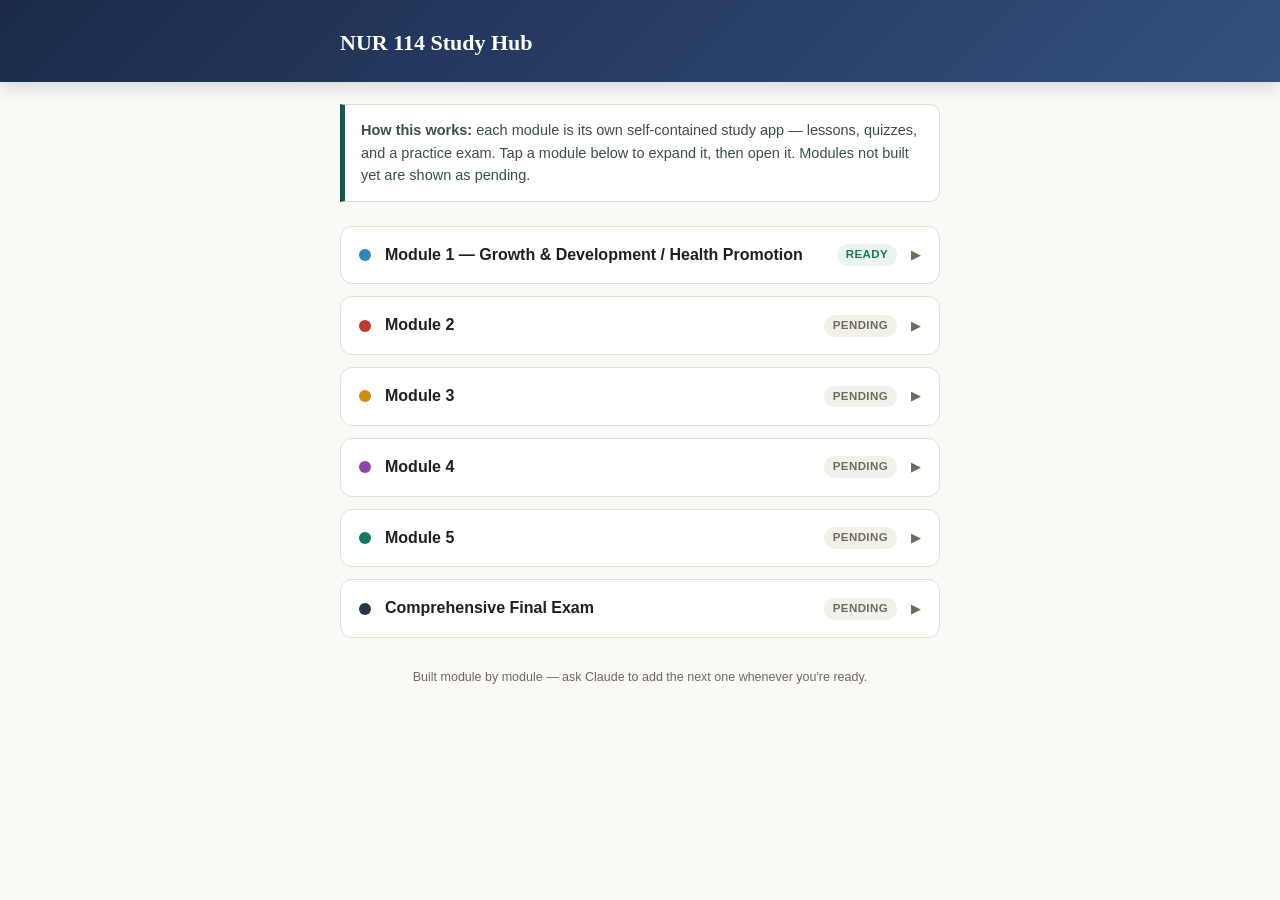
<file: Study_Hub.html>
<!DOCTYPE html>
<html lang="en">
<head>
<meta charset="UTF-8">
<meta name="viewport" content="width=device-width, initial-scale=1.0">
<title>NUR 114 Study Hub</title>
<style>
  :root{
    --bg:#FAF9F5; --card:#FFFFFF; --line:#E2DFD3; --ink:#0F5B52;
    --text:#221F19; --dim:#6E6A5C;
  }
  *{box-sizing:border-box}
  body{margin:0;background:var(--bg);color:var(--text);
    font:16px/1.55 -apple-system,"Segoe UI",Helvetica,Arial,sans-serif}
  h1{font-family:Georgia,"Iowan Old Style","Times New Roman",serif;font-size:22px;font-weight:700;margin:0;color:#fff}
  .wrap{max-width:640px;margin:0 auto;padding:0 20px 60px}
  header{background:linear-gradient(135deg,#1b2a4a,#33507e);box-shadow:0 4px 18px rgba(20,40,80,.18)}
  header .bannerwrap{max-width:640px;margin:0 auto;padding:26px 20px 22px}
  header .sub{color:#bcd6d3;font-size:13.5px;font-weight:600;margin-top:6px}
  .lede{margin:22px 0 24px;color:#3a4d4f;font-size:14.5px;background:#fff;border:1px solid var(--line);
    border-left:5px solid var(--ink);border-radius:0 10px 10px 0;padding:14px 16px}
  .card{background:var(--card);border:1px solid var(--line);border-radius:12px;margin-bottom:12px;overflow:hidden}
  .card-head{display:flex;align-items:center;gap:14px;padding:16px 18px;cursor:pointer;user-select:none}
  .dot{width:12px;height:12px;border-radius:50%;flex-shrink:0}
  .card-head .name{flex:1;font-weight:700;font-size:16px}
  .card-head .arrow{font-size:13px;color:var(--dim);transition:transform .2s}
  .card.open .arrow{transform:rotate(90deg)}
  .card-body{max-height:0;overflow:hidden;transition:max-height .25s ease}
  .card.open .card-body{max-height:220px}
  .card-body-inner{padding:0 18px 18px;font-size:14px;color:var(--dim)}
  .card-body-inner p{margin:0 0 12px}
  .openbtn{display:inline-block;background:var(--ink);color:#fff;font-weight:700;font-size:14px;
    padding:9px 16px;border-radius:8px;text-decoration:none}
  .openbtn.disabled{background:#C9C6B8;color:#fff;pointer-events:none}
  .status{display:inline-block;font-size:11.5px;font-weight:700;text-transform:uppercase;letter-spacing:.4px;
    padding:2px 9px;border-radius:20px;margin-left:10px}
  .status.ready{background:#EAF4EE;color:#1B7A57}
  .status.pending{background:#F1F0E9;color:#6E6A5C}
  footer{text-align:center;color:var(--dim);font-size:12.5px;margin-top:30px}
</style>
</head>
<body>
<header><div class="bannerwrap">
  <h1>NUR 114 Study Hub</h1>
</div></header>

<div class="wrap">
  <p class="lede"><strong>How this works:</strong> each module is its own self-contained study app — lessons, quizzes, and a practice exam. Tap a module below to expand it, then open it. Modules not built yet are shown as pending.</p>

  <div id="modules"></div>

  <footer>Built module by module — ask Claude to add the next one whenever you're ready.</footer>
</div>

<script>
const MODULES = [
  { name:"Module 1 — Growth & Development / Health Promotion", color:"#2e86c1", status:"ready",
    desc:"Antepartum, Intrapartum, Postpartum, Newborn Care, Sexuality, Medications, Med Math, Quick Reference, Acronyms, and a 60-question Practice Exam + 20-question GTPAL quiz.",
    href:"NUR_114_Study_App.html" },
  { name:"Module 2", color:"#c0392b", status:"pending", desc:"Not yet built.", href:"#" },
  { name:"Module 3", color:"#d68910", status:"pending", desc:"Not yet built.", href:"#" },
  { name:"Module 4", color:"#8e44ad", status:"pending", desc:"Not yet built.", href:"#" },
  { name:"Module 5", color:"#117864", status:"pending", desc:"Not yet built.", href:"#" },
  { name:"Comprehensive Final Exam", color:"#273746", status:"pending", desc:"Cumulative across all modules — build this last.", href:"#" },
];

const container = document.getElementById("modules");
MODULES.forEach((m, i) => {
  const card = document.createElement("div");
  card.className = "card";
  card.innerHTML = `
    <div class="card-head" data-i="${i}">
      <span class="dot" style="background:${m.color}"></span>
      <span class="name">${m.name}</span>
      <span class="status ${m.status}">${m.status === "ready" ? "Ready" : "Pending"}</span>
      <span class="arrow">▶</span>
    </div>
    <div class="card-body"><div class="card-body-inner">
      <p>${m.desc}</p>
      <a class="openbtn ${m.status === "pending" ? "disabled" : ""}" href="${m.href}">${m.status === "ready" ? "Open " + m.name.split(" —")[0] : "Not available yet"}</a>
    </div></div>
  `;
  container.appendChild(card);
});

container.addEventListener("click", e => {
  const head = e.target.closest(".card-head");
  if (!head) return;
  head.closest(".card").classList.toggle("open");
});
</script>
</body>
</html>
</file>
<file: engine/engine.css>
/* NUR 114 shared engine styles (all modules). */
:root{
  --bg:#FAF9F5; --card:#FFFFFF; --line:#E2DFD3; --ink:#0F5B52; --inkdim:#3E8F82;
  --text:#221F19; --dim:#6E6A5C;
  --ok:#1B7A57; --okbg:#EAF4EE; --no:#B23A48; --nobg:#FBEEEF;
  --crit:#b03a2e; --critbg:#fdecea; --caut:#9a6a00; --cautbg:#fef5e0; --tip:#1e8449; --tipbg:#e9f7ef; --say:#6c3483; --saybg:#f4ecf7;
}
*{box-sizing:border-box}
body{margin:0;background:var(--bg);color:var(--text);
  font:16px/1.55 -apple-system,"Segoe UI",Helvetica,Arial,sans-serif}
h1,h2,h3.title{font-family:Georgia,"Iowan Old Style","Times New Roman",serif}
button{font:inherit;color:inherit;background:none;border:none;padding:0;cursor:pointer}
.wrap{max-width:700px;margin:0 auto;padding:0 20px 90px}
header{background:linear-gradient(135deg,#1b2a4a,#33507e);box-shadow:0 4px 18px rgba(20,40,80,.18)}
header .bannerwrap{max-width:700px;margin:0 auto;padding:22px 20px 20px}
header .toprow{display:flex;gap:16px;align-items:center;justify-content:space-between}
h1{font-size:22px;font-weight:700;margin:0;color:#fff;letter-spacing:-.01em}
header .sub{color:#bcd6d3;font-size:13.5px;font-weight:600;margin-top:4px}
#back{color:#fff;font-weight:700;font-size:14px;background:rgba(255,255,255,.15);padding:6px 12px;border-radius:20px}
#back[hidden]{display:none}
.hublink{display:inline-block;color:#bcd6d3;font-size:12.5px;font-weight:700;text-decoration:none;margin-bottom:6px}
.hublink:hover{color:#fff}
.unit-chip{display:inline-block;width:10px;height:10px;border-radius:50%;margin-right:8px;vertical-align:middle}
.unit-banner{color:#fff;padding:7px 14px;border-radius:20px;font-size:12px;font-weight:700;letter-spacing:.3px;
  margin:24px 0 10px;display:inline-block;text-transform:uppercase}

.lede{margin:22px 0 24px;color:#3a4d4f;max-width:56ch;font-size:14.5px;background:#fff;border:1px solid var(--line);
  border-left:5px solid var(--ink);border-radius:0 10px 10px 0;padding:14px 16px}
.unit{margin-bottom:30px}
.unit h2{font-size:15px;font-weight:700;margin:0 0 2px;color:var(--ink)}
.unit p{margin:0 0 10px;font-size:13.5px;color:var(--dim)}
.row{display:flex;align-items:center;gap:14px;width:100%;padding:12px 0;
  border-bottom:1px solid var(--line);text-align:left}
.row .t{flex:1;font-weight:600;font-size:15px}
.row .qz{font-size:13.5px;color:var(--ink);font-weight:700;white-space:nowrap}
.row .s{font-size:13px;color:var(--ok);font-weight:700;white-space:nowrap}

h3.title{font-size:25px;font-weight:600;letter-spacing:-.01em;margin:14px 0 4px}
.kick{color:var(--dim);margin:0 0 24px;font-size:14.5px;font-style:italic}
h4{font-size:15.5px;margin:24px 0 8px;font-weight:700}
p,li{max-width:64ch}
p{margin:0 0 12px}
ul{margin:0 0 14px;padding-left:20px}
li{margin-bottom:6px}
strong{font-weight:700}
table{width:100%;border-collapse:collapse;margin:8px 0 18px;font-size:14.5px}
.tbl-wrap{overflow-x:auto;-webkit-overflow-scrolling:touch;margin:8px 0 18px}
.tbl-wrap table{margin:0}
th,td{border:1px solid var(--line);padding:7px 9px;text-align:left;vertical-align:top}
th{background:#F1F0E9;font-weight:700;font-size:13.5px}
.hook{border-radius:10px;padding:11px 14px;margin:16px 0 18px;font-size:14.5px;border:1px solid var(--tip);background:var(--tipbg)}
.hook::before{content:"TIP";display:block;font-weight:800;font-size:11px;letter-spacing:.6px;color:var(--tip);margin-bottom:3px}
.figure{margin:16px 0 20px;text-align:center}
.figure img{max-width:100%;border-radius:8px;border:1px solid var(--line)}
.figure figcaption{font-size:13px;color:var(--dim);margin-top:6px;font-style:italic}

.q{margin:24px 0 0;padding-top:20px;border-top:1px solid var(--line)}
.lbl{font-size:13px;color:var(--dim);margin-bottom:10px;font-weight:600}
.stem{font-weight:600;margin-bottom:13px}
.opt{display:block;width:100%;text-align:left;border:1px solid var(--line);border-radius:8px;
  padding:10px 12px;margin-bottom:8px;background:var(--card);line-height:1.45;font-size:15px}
.opt:hover:not(:disabled){border-color:var(--ink)}
.opt.right{background:var(--okbg);border-color:var(--ok)}
.opt.mine{background:var(--nobg);border-color:var(--no)}
.opt.picked{background:#EEF6F4;border-color:var(--ink)}
.opt.missed{background:#FFF6E2;border-color:#B8860B}
.opt.sata b{display:inline-block;width:18px}
.sata-note{font-size:13px;color:var(--ink);font-weight:700;margin-bottom:10px;text-transform:uppercase;letter-spacing:.03em}
.reviewlink{display:inline-block;font-size:12.5px;padding:5px 10px;border:1px solid var(--line);border-radius:6px;background:#F1F0E9;margin:2px 0 14px;color:var(--ink)}
.case-box{border:1px solid var(--line);border-radius:10px;margin-bottom:20px;overflow:hidden;background:#FDFCF9}
.case-title{background:var(--ink);color:#fff;font-size:13.5px;font-weight:700;padding:9px 14px}
.case-tabs{display:flex;flex-wrap:wrap;border-bottom:1px solid var(--line);background:#F1F0E9}
.case-tab{padding:9px 12px;font-size:13px;font-weight:600;color:var(--dim);border-bottom:2px solid transparent;white-space:nowrap}
.case-tab.active{color:var(--ink);border-bottom:2px solid var(--ink);background:#fff}
.case-panel{padding:12px 14px;max-height:280px;overflow-y:auto;font-size:14.5px}
.case-panel h4{margin:10px 0 6px;font-size:14px}
.case-panel h4:first-child{margin-top:0}
.case-panel table{font-size:13.5px;margin:6px 0 10px}
.case-panel p,.case-panel li{max-width:none}
.gm-bar{display:flex;gap:10px;align-items:center;flex-wrap:wrap;margin:4px 0 6px;font-size:13.5px;color:var(--inkdim);font-weight:600}
.gm-timer{font-size:22px;font-weight:800;color:var(--ink);min-width:56px}
.gm-timer.low{color:var(--no)}
.deck-list{display:grid;gap:10px;margin:14px 0}
.deck-btn{text-align:left;padding:12px 14px;border:1px solid var(--line);border-radius:10px;background:#fff;font-size:15px;cursor:pointer}
.deck-btn:hover{border-color:var(--ink)}
.deck-btn small{display:block;color:var(--dim);font-size:12.5px;margin-top:2px}
.flashcard{border:1px solid var(--line);border-radius:14px;background:#fff;min-height:190px;padding:22px 18px;display:flex;align-items:center;justify-content:center;text-align:center;font-size:18px;cursor:pointer;box-shadow:0 2px 8px rgba(0,0,0,.05);margin:12px 0}
.flashcard.back{background:#F3F8F6;font-size:15.5px;text-align:left;justify-content:flex-start}
.flashcard .side{font-size:11px;letter-spacing:.06em;text-transform:uppercase;color:var(--dim);display:block;margin-bottom:8px}
.match-grid{display:grid;grid-template-columns:1fr 1fr;gap:8px;margin:12px 0}
.match-col{display:grid;gap:8px;align-content:start}
.match-col h6{margin:0 0 2px;font-size:12px;color:var(--dim);text-transform:uppercase;letter-spacing:.05em}
.mcard{border:1px solid var(--line);border-radius:8px;background:#fff;padding:9px 10px;font-size:13.5px;text-align:left;cursor:pointer;min-height:44px}
.mcard.sel{border-color:var(--ink);background:#EEF6F4;box-shadow:0 0 0 2px var(--ink) inset}
.mcard.done{background:var(--okbg);border-color:var(--ok);color:#2d5a45;cursor:default}
.mcard.bad{background:var(--nobg);border-color:var(--no)}
.rs-box{border:1px solid var(--line);border-radius:12px;background:#fff;padding:16px;margin:12px 0}
.rs-fb{border-left:4px solid var(--inkdim);background:#F3F8F6;padding:10px 12px;border-radius:6px;margin:10px 0;font-size:14.5px}
.rs-fb.bad{border-left-color:var(--no);background:var(--nobg)}
.rs-fb.good{border-left-color:var(--ok);background:var(--okbg)}
.fitb-input{width:180px;font-size:16px;padding:10px 12px;border:1px solid var(--line);border-radius:8px;margin:6px 0 4px;display:block}
.fitb-input:disabled{background:#F4F3EE;color:var(--text);border-color:var(--line)}
.gtpal-inputs{display:flex;gap:10px;flex-wrap:wrap;margin:14px 0}
.gtpal-field{display:flex;flex-direction:column;align-items:center;gap:4px}
.gtpal-letter{font-weight:800;font-size:13px;color:var(--ink)}
.gtpal-input{width:52px;text-align:center;font-size:17px;font-weight:700;padding:8px 4px;border:1px solid var(--line);border-radius:8px}
.gtpal-input:disabled{background:#F4F3EE;color:var(--text)}
.cloze-text{font-size:15.5px;line-height:2.4;margin:10px 0}
.blank-select{font-size:14px;font-weight:600;padding:5px 8px;border:1px solid var(--ink);border-radius:6px;background:var(--okbg);color:var(--ink);margin:0 3px}
.blank-select.right{border-color:var(--ok);background:var(--okbg)}
.blank-select.wrong{border-color:var(--no);background:var(--nobg)}
.hotspot-wrap{position:relative;display:inline-block;max-width:100%;cursor:crosshair;margin:10px 0;line-height:0}
.hotspot-img{max-width:100%;display:block;border-radius:8px;border:1px solid var(--line)}
.hotspot-marker{position:absolute;width:18px;height:18px;background:rgba(200,60,50,.85);border:2px solid #fff;border-radius:50%;transform:translate(-50%,-50%);pointer-events:none;box-shadow:0 1px 4px rgba(0,0,0,.4)}
.hotspot-region{position:absolute;border:2px dashed var(--ok);background:rgba(46,125,90,.18);pointer-events:none;border-radius:4px}
.dd-pool{display:flex;flex-wrap:wrap;gap:8px;margin:10px 0}
.dd-chip{padding:8px 12px;border:1px solid var(--line);border-radius:20px;font-size:13.5px;background:#fff}
.dd-chip.sel{border-color:var(--ink);background:var(--okbg)}
.dd-bins{display:flex;gap:10px;margin:10px 0;flex-wrap:wrap}
.dd-bin{flex:1;min-width:140px;border:1px dashed var(--line);border-radius:8px;padding:10px;min-height:70px;background:#FDFCF9}
.dd-bin-label{font-size:12.5px;font-weight:700;color:var(--dim);text-transform:uppercase;letter-spacing:.03em;margin-bottom:8px}
.dd-bin .dd-chip{display:block;margin-bottom:6px;cursor:pointer}
.dd-chip.right{border-color:var(--ok);background:var(--okbg)}
.dd-chip.wrong{border-color:var(--no);background:var(--nobg)}
.order-list{list-style:none;margin:10px 0;padding:0}
.order-item{display:flex;align-items:center;justify-content:space-between;border:1px solid var(--line);border-radius:8px;padding:9px 12px;margin-bottom:6px;font-size:14px;background:#fff}
.order-item .num{font-weight:700;color:var(--dim);margin-right:10px;min-width:18px}
.order-item .txt{flex:1}
.order-btns button{padding:4px 9px;margin-left:4px;border:1px solid var(--line);border-radius:6px;background:#fff;font-size:13px}
.order-item.right{border-color:var(--ok);background:var(--okbg)}
.order-item.wrong{border-color:var(--no);background:var(--nobg)}
.matrix-table{width:100%;border-collapse:collapse;margin:10px 0;font-size:13.5px}
.matrix-table th,.matrix-table td{border:1px solid var(--line);padding:8px;text-align:center}
.matrix-table td:first-child{text-align:left}
.matrix-table input[type=radio]{width:16px;height:16px}
.matrix-row-right td{background:var(--okbg)}
.matrix-row-wrong td{background:var(--nobg)}
.bowtie-wrap{display:flex;gap:8px;margin:14px 0;flex-wrap:wrap}
.bowtie-col{flex:1;min-width:150px}
.bowtie-col-label{font-size:12px;font-weight:700;text-transform:uppercase;letter-spacing:.03em;color:var(--dim);margin-bottom:8px;text-align:center}
.bowtie-opt{display:block;width:100%;text-align:left;border:1px solid var(--line);border-radius:8px;padding:8px 10px;margin-bottom:6px;font-size:13px;background:#fff}
.bowtie-opt.sel{border-color:var(--ink);background:#EEF6F4}
.bowtie-opt.right{border-color:var(--ok);background:var(--okbg)}
.bowtie-opt.wrong{border-color:var(--no);background:var(--nobg)}
.verdict{font-weight:700;margin:14px 0 6px}
.verdict.y{color:var(--ok)} .verdict.n{color:var(--no)}
.acts{display:flex;gap:16px;flex-wrap:wrap;margin-top:22px}
.acts button{color:var(--ink);font-weight:700;font-size:14.5px}
.count{font-size:13.5px;color:var(--dim);margin:24px 0 4px;font-weight:600}
.big{font-size:42px;font-weight:700;letter-spacing:-.02em;margin:26px 0 0;font-family:Georgia,serif}
.rev{margin-top:24px;padding-top:18px;border-top:1px solid var(--line)}
.rev h5{margin:18px 0 6px;font-size:15px;font-weight:700}
.topic-group{margin:0 0 16px;border:1px solid var(--line);border-radius:12px;overflow:hidden;background:#fff}
.topic-toggle{display:flex;align-items:center;justify-content:space-between;width:100%;padding:16px 18px;text-align:left;background:#F1F0E9}
.topic-group.open .topic-toggle{background:#FDFCF9;border-bottom:1px solid var(--line)}
.topic-toggle-label{font-family:Georgia,"Iowan Old Style","Times New Roman",serif;font-size:17px;font-weight:700;color:var(--ink);letter-spacing:-.01em}
.topic-toggle-icon{flex:none;font-size:18px;font-weight:700;color:var(--ink);width:26px;height:26px;border-radius:50%;border:1.5px solid var(--ink);display:flex;align-items:center;justify-content:center;line-height:1;margin-left:14px}
.topic-body{padding:18px 18px 4px}
.topic-body .unit{margin-bottom:26px}
.topic-body .unit:last-child{margin-bottom:6px}
@media(max-width:520px){body{font-size:15.5px}h3.title{font-size:21px}table{font-size:13.5px}th,td{padding:6px}}
@media (max-width:600px){th,td{word-break:normal;overflow-wrap:normal;hyphens:manual}table.stack thead{display:none}table.stack,table.stack tbody,table.stack tr,table.stack td{display:block;width:100%;box-sizing:border-box}table.stack tr{border:1px solid var(--line);border-radius:8px;margin:0 0 10px;overflow:hidden;background:#fff}table.stack td{border:none;border-top:1px solid var(--line);padding:7px 10px;text-align:left}table.stack td:first-child{border-top:none;font-weight:700;background:#F1F0E9}table.stack td:not(:first-child)[data-label]:not([data-label=""])::before{content:attr(data-label);display:block;font-size:11.5px;font-weight:700;color:#6b6b6b;text-transform:uppercase;letter-spacing:.03em;margin-bottom:2px}.tbl-wrap{overflow-x:visible}}
.figure img{cursor:zoom-in}#zoomov{position:fixed;inset:0;background:rgba(0,0,0,.85);z-index:9999;overflow:auto;display:none;-webkit-overflow-scrolling:touch}#zoomov img{display:block;width:200%;max-width:none;background:#fff;margin:0}@media(min-width:900px){#zoomov img{width:100%;max-width:1400px;margin:0 auto}}#zoomov{padding-top:58px;box-sizing:border-box}#zoomov .zbar{position:fixed;top:0;left:0;right:0;height:54px;display:flex;align-items:center;justify-content:space-between;gap:10px;padding:0 12px;background:#1f3a5f;box-shadow:0 2px 10px rgba(0,0,0,.4);z-index:10000;color:#fff;font:600 13px/1.3 -apple-system,system-ui,sans-serif}#zoomov .zx{display:inline-flex;align-items:center;gap:6px;background:#fff;color:#1f3a5f;border:0;border-radius:999px;padding:9px 16px;font:800 15px -apple-system,system-ui,sans-serif;box-shadow:0 1px 4px rgba(0,0,0,.35);cursor:pointer;flex:none}#zoomov .zhint{opacity:.9}
/* ===== Module 4 engine extras: search, saved progress, misses review, long-lesson navigation ===== */
.hdr-btns{display:flex;gap:8px;align-items:center;flex:none}
#hx-sbtn{color:#fff;background:rgba(255,255,255,.22);padding:6px 11px;border-radius:20px;line-height:1;display:inline-flex;align-items:center}
#hx-sbtn[hidden]{display:none}
#hx-top{padding-top:22px}
.hx-search{margin:2px 0 12px;position:relative}
.hx-search input{display:block;width:100%;font:inherit;font-size:16px;padding:12px 44px 12px 40px;border:1px solid var(--line);border-radius:12px;background:#fff;color:var(--text);-webkit-appearance:none;appearance:none;box-shadow:0 1px 3px rgba(0,0,0,.03)}
.hx-search input:focus{outline:none;border-color:var(--ink);box-shadow:0 0 0 3px rgba(15,91,82,.14)}
.hx-search input::-webkit-search-cancel-button,.hx-search input::-webkit-search-decoration{-webkit-appearance:none;display:none}
.hx-search .ic{position:absolute;left:13px;top:50%;transform:translateY(-50%);display:flex;color:var(--muted,#555);pointer-events:none}
.hx-search .clr{position:absolute;right:6px;top:50%;transform:translateY(-50%);width:34px;height:34px;border-radius:50%;color:var(--dim);font-size:15px;font-weight:700}
.hx-search .clr[hidden]{display:none}
#hx-res{margin:0 0 14px}
.hx-meta{font-size:13px;color:var(--dim);font-weight:600;margin:2px 2px 10px}
.hx-grp{background:#fff;border:1px solid var(--line);border-radius:12px;margin:0 0 10px;overflow:hidden}
.hx-gh{display:block;width:100%;text-align:left;padding:10px 14px;background:#F1F0E9;border-bottom:1px solid var(--line)}
.hx-gt{display:block;font-family:Georgia,"Iowan Old Style","Times New Roman",serif;font-weight:700;color:var(--ink);font-size:15.5px;line-height:1.3}
.hx-gu{display:inline-block;font-size:11px;font-weight:700;letter-spacing:.04em;text-transform:uppercase;color:var(--dim);margin-top:2px}
.hx-gu.sky{background:#7f8c8d;color:#fff;padding:1px 8px;border-radius:20px}
.hx-hit{display:block;width:100%;text-align:left;padding:9px 14px;border-top:1px solid var(--line);font-size:14px;line-height:1.45;color:var(--text);overflow-wrap:break-word}
.hx-gh + .hx-hit{border-top:none}
.hx-hit:hover,.hx-gh:hover{background:#FDFCF9}
.hx-kind{display:inline-block;font-size:10.5px;font-weight:800;letter-spacing:.05em;text-transform:uppercase;color:var(--inkdim);margin-right:6px}
.hx-more{font-size:12.5px;color:var(--dim);padding:2px 14px 9px}
mark{background:#FDE9A8;color:inherit;border-radius:3px;padding:0 1px}
.hx-empty{font-size:14px;color:var(--dim);background:#fff;border:1px dashed var(--line);border-radius:12px;padding:12px 14px}
.hx-cont{display:flex;align-items:center;gap:12px;width:100%;text-align:left;background:var(--ink);color:#fff;border-radius:12px;padding:11px 16px;margin:0 0 10px;box-shadow:0 3px 10px rgba(15,91,82,.18)}
.hx-cont small{display:block;font-size:11px;font-weight:700;letter-spacing:.05em;text-transform:uppercase;color:#bfe0da}
.hx-cont strong{display:block;font-family:Georgia,"Iowan Old Style","Times New Roman",serif;font-size:16px;line-height:1.3}
.hx-cont em{display:block;font-style:normal;font-size:12.5px;color:#d6ebe7}
.hx-cont .ar,.hx-missbtn .ar{margin-left:auto;font-size:22px;line-height:1;flex:none}
.hx-missbtn{display:flex;align-items:center;gap:10px;width:100%;text-align:left;background:#FFF7EF;border:1px solid #E8C3A0;color:#8a4a12;border-radius:12px;padding:10px 16px;margin:0 0 10px;font-weight:700;font-size:14.5px}
.row .rd{color:var(--ok);font-weight:800;margin-left:6px}
#hx-foot{margin:34px 0 0;padding-top:16px;border-top:1px solid var(--line)}
.hx-sync{background:#fff;border:1px solid var(--line);border-radius:12px;margin:0 0 16px}
.hx-sync summary{cursor:pointer;padding:12px 16px;font-weight:700;font-size:14.5px;color:var(--ink);list-style:none;display:flex;justify-content:space-between;align-items:center;gap:10px}
.hx-sync summary::-webkit-details-marker,.otp summary::-webkit-details-marker{display:none}
.hx-sync summary::after,.otp summary::after{content:"+";flex:none;font-size:16px;font-weight:700;width:24px;height:24px;border-radius:50%;border:1.5px solid var(--ink);display:flex;align-items:center;justify-content:center;line-height:1}
.hx-sync[open] summary::after,.otp[open] summary::after{content:"\2212"}
.hx-sync .bd{padding:4px 16px 14px;border-top:1px solid var(--line);font-size:14px}
.hx-sync h5{margin:14px 0 4px;font-size:13px;text-transform:uppercase;letter-spacing:.04em;color:var(--dim)}
.hx-sync p{margin:0 0 8px;font-size:13.5px;color:var(--dim)}
.hx-sync textarea{display:block;width:100%;min-height:76px;font:13px/1.4 ui-monospace,Menlo,Consolas,monospace;padding:8px 10px;border:1px solid var(--line);border-radius:8px;background:#FDFCF9;color:var(--text);resize:vertical;word-break:break-all;margin:6px 0 8px}
.hx-file{position:relative;overflow:hidden;cursor:pointer;display:inline-block}
.hx-file input{position:absolute;left:0;top:0;width:1px;height:1px;opacity:0}
.hx-btns{display:flex;flex-wrap:wrap;gap:8px;margin:6px 0 4px}
.hx-btn{font-size:13.5px;font-weight:700;color:var(--ink);border:1px solid var(--ink);border-radius:20px;padding:7px 14px;background:#fff}
.hx-btn.pri{background:var(--ink);color:#fff}
.hx-msg{font-size:13.5px;font-weight:600;margin:6px 0 0;padding:8px 10px;border-radius:8px}
.hx-msg:empty{display:none}
.hx-msg.ok{color:var(--ok);background:var(--okbg)}
.hx-msg.bad{color:var(--no);background:var(--nobg)}
.hx-resetrow{text-align:center}
.hx-reset{font-size:13px;font-weight:700;color:var(--dim);border:1px solid var(--line);border-radius:20px;padding:7px 14px;background:#fff}
.hx-reset.armed{color:#fff;background:var(--no);border-color:var(--no)}
.hx-note{font-size:12.5px;color:var(--dim);margin:8px auto 0;max-width:46ch;text-align:center}
.hx-stat{font-size:12.5px;font-weight:700;color:var(--ok);background:var(--okbg);border-radius:20px;padding:4px 12px;display:inline-block;margin:-14px 0 18px}
.hx-stat.dim{color:var(--dim);background:#F1F0E9}
.otp{border:1px solid var(--line);border-radius:12px;background:#fff;margin:0 0 20px}
.otp summary{cursor:pointer;padding:11px 14px;font-weight:700;font-size:14px;color:var(--ink);list-style:none;display:flex;justify-content:space-between;align-items:center;gap:10px}
.otp summary span{font-weight:600;color:var(--dim);font-size:12.5px;margin-left:6px}
.otp ol{margin:0;padding:4px 14px 8px 36px;max-height:55vh;overflow:auto;-webkit-overflow-scrolling:touch;border-top:1px solid var(--line);font-size:14px}
.otp li{margin:0;max-width:none;color:var(--dim)}
.otp li button{display:block;width:100%;text-align:left;padding:7px 0;font-size:14px;color:var(--text);border-bottom:1px solid #F1F0E9;line-height:1.35}
.otp li:last-child button{border-bottom:none}
[data-bi]{scroll-margin-top:16px}
@keyframes hxflash{0%,45%{background-color:#FDE9A8;box-shadow:0 0 0 6px #FDE9A8}100%{box-shadow:0 0 0 6px rgba(253,233,168,0)}}
.hx-flash{animation:hxflash 2.4s ease-out;border-radius:6px}
#hx-snav{position:fixed;left:0;right:0;bottom:0;z-index:50;background:rgba(250,249,245,.97);border-top:1px solid var(--line);box-shadow:0 -4px 14px rgba(20,40,80,.07);padding:7px 12px calc(7px + env(safe-area-inset-bottom,0px));display:none}
body.hx-snav-on #hx-snav{display:block}
body.hx-snav-on .wrap{padding-bottom:calc(120px + env(safe-area-inset-bottom,0px))}
#hx-snav .in{max-width:700px;margin:0 auto;display:flex;gap:8px}
#hx-snav button,#hx-snav .ph{flex:1 1 0;min-width:0}
#hx-snav button{text-align:left;border:1px solid var(--line);background:#fff;border-radius:10px;padding:5px 11px;line-height:1.25}
#hx-snav button:hover{border-color:var(--ink)}
#hx-snav .nx{text-align:right}
#hx-snav small{display:block;font-size:10.5px;font-weight:800;letter-spacing:.05em;text-transform:uppercase;color:var(--inkdim)}
#hx-snav span{display:block;font-size:13.5px;font-weight:600;color:var(--ink);white-space:nowrap;overflow:hidden;text-overflow:ellipsis}
#hx-topbtn{position:fixed;right:14px;bottom:calc(18px + env(safe-area-inset-bottom,0px));z-index:51;background:var(--ink);color:#fff;font-weight:700;font-size:13.5px;padding:8px 14px;border-radius:20px;box-shadow:0 3px 12px rgba(0,0,0,.22);opacity:0;visibility:hidden;transform:translateY(8px);transition:opacity .2s,transform .2s,visibility .2s}
#hx-topbtn.show{opacity:1;visibility:visible;transform:none}
body.hx-snav-on #hx-topbtn{bottom:calc(72px + env(safe-area-inset-bottom,0px))}

/* ===== Need-to-know badges, Exam-focus filter, reading comfort (text size + dark mode) ===== */
:root{--fz:1;
  --bx-ex-bg:#FFF1CC;--bx-ex-fg:#7A4A00;--bx-ex-bd:#E6C066;
  --bx-p211-bg:#F2E9FB;--bx-p211-fg:#5B2C83;--bx-p211-bd:#CDB2E6;
  --bx-rev-bg:#E7EDF3;--bx-rev-fg:#33495E;--bx-rev-bd:#BACAD9;
  --bx-prac-bg:#E3F3EC;--bx-prac-fg:#1A6346;--bx-prac-bd:#A9D8C2;
  --bx-sky-bg:#FCEAF1;--bx-sky-fg:#8A2D52;--bx-sky-bd:#EAB6CA;
  --bx-ref-bg:#F3F2EE;--bx-ref-fg:#5A574D;--bx-ref-bd:#C9C5B8;
  --surf2:#F1F0E9;--surf3:#FDFCF9;--selbg:#EEF6F4}
/* text size: CSS zoom scales every px size inside the content area (lesson, quiz, home menu) */
#app{zoom:var(--fz,1)}
#hx-q,#app .fitb-input{font-size:calc(16px / min(var(--fz,1), 1))}   /* stay >=16px on screen: no iOS focus-zoom */
.hdr-btns{flex-wrap:wrap;justify-content:flex-end;row-gap:6px}
#hx-sbtn{order:0}.hx-disp{order:1;display:flex;gap:6px}#back{order:2}
.hx-hb{color:#fff;background:rgba(255,255,255,.15);border-radius:20px;height:31px;min-width:34px;padding:0 9px;font-size:14px;font-weight:700;line-height:31px;text-align:center;white-space:nowrap}
.hx-hb:disabled{opacity:.38;cursor:default}
.hx-hb:focus-visible,#hx-sbtn:focus-visible,#back:focus-visible{outline:2px solid #fff;outline-offset:2px}
@media(max-width:520px){.hdr-btns{max-width:128px}.hx-disp{order:3}header .toprow{gap:10px}}
#bx-toast{position:fixed;left:50%;top:14px;transform:translate(-50%,-8px);z-index:10001;background:rgba(20,24,28,.92);color:#fff;font-size:13.5px;font-weight:700;padding:7px 14px;border-radius:20px;opacity:0;pointer-events:none;transition:opacity .2s,transform .2s}
#bx-toast.show{opacity:1;transform:translate(-50%,0)}
.bx-chip{display:inline-block;font-family:-apple-system,"Segoe UI",Helvetica,Arial,sans-serif;font-size:10.5px;font-weight:800;font-style:normal;letter-spacing:.02em;line-height:1.55;padding:0 7px;border-radius:20px;border:1px solid;white-space:nowrap;vertical-align:2px;text-transform:none;margin:1px 4px 1px 0}
.bx-ex{background:var(--bx-ex-bg);color:var(--bx-ex-fg);border-color:var(--bx-ex-bd)}
.bx-p211{background:var(--bx-p211-bg);color:var(--bx-p211-fg);border-color:var(--bx-p211-bd)}
.bx-rev{background:var(--bx-rev-bg);color:var(--bx-rev-fg);border-color:var(--bx-rev-bd)}
.bx-prac{background:var(--bx-prac-bg);color:var(--bx-prac-fg);border-color:var(--bx-prac-bd)}
.bx-sky{background:var(--bx-sky-bg);color:var(--bx-sky-fg);border-color:var(--bx-sky-bd)}
.bx-ref{background:var(--bx-ref-bg);color:var(--bx-ref-fg);border-color:var(--bx-ref-bd);border-style:dashed}
.bx-sec{margin:0 0 0 2px}
.row .bx-chips{margin-left:6px}
.hx-gh .bx-chips{display:inline-block;margin-left:6px;vertical-align:1px}
.bx-lchips{margin:4px 0 8px}
.hook .bx-chip{vertical-align:1px}
#bx-filt{margin:-8px 0 22px}
.bx-frow{display:flex;align-items:center;justify-content:space-between;gap:10px;flex-wrap:wrap}
.bx-tog{display:inline-flex;align-items:center;gap:10px;cursor:pointer;font-weight:700;font-size:14.5px;color:var(--ink);padding:4px 0;-webkit-tap-highlight-color:transparent}
.bx-tog input{position:absolute;opacity:0;width:1px;height:1px;margin:0}
.bx-sw{flex:none;position:relative;width:44px;height:26px;border-radius:13px;background:#C9C5B8;transition:background .15s}
.bx-sw::after{content:"";position:absolute;top:3px;left:3px;width:20px;height:20px;border-radius:50%;background:#fff;box-shadow:0 1px 3px rgba(0,0,0,.25);transition:transform .15s}
.bx-tog input:checked + .bx-sw{background:var(--ink)}
.bx-tog input:checked + .bx-sw::after{transform:translateX(18px)}
.bx-tog input:focus-visible + .bx-sw{outline:2px solid var(--ink);outline-offset:2px}
.bx-cnt{font-size:12.5px;font-weight:600;color:var(--dim)}
.bx-legend{margin:6px 0 0;font-size:12.5px;line-height:1.7;color:var(--dim);max-width:none}
.bx-li{white-space:nowrap}
.bx-legend .bx-chip{margin-right:2px}
.bx-hide{display:none!important}

/* ---------- dark mode (html[data-theme=dark]; set before paint by early.js) ---------- */
html[data-theme=dark]{color-scheme:dark;
  --bg:#121518;--card:#1B1F23;--line:#343B42;--ink:#6FCDBE;--inkdim:#86D3C6;
  --text:#E7E5DE;--dim:#A9A598;
  --ok:#63CF9F;--okbg:#14352A;--no:#F28B98;--nobg:#3E1C23;
  --crit:#F28B82;--critbg:#3D1E1B;--caut:#E8BE5A;--cautbg:#382C10;--tip:#5FCB8C;--tipbg:#13301F;--say:#D3A6EC;--saybg:#2E2038;
  --surf2:#252A30;--surf3:#171A1E;--selbg:#173A35;
  --bx-ex-bg:#3A2E0E;--bx-ex-fg:#F6D27A;--bx-ex-bd:#6E5820;
  --bx-p211-bg:#2D2140;--bx-p211-fg:#DABDF5;--bx-p211-bd:#54407A;
  --bx-rev-bg:#222D38;--bx-rev-fg:#BCCBDA;--bx-rev-bd:#435568;
  --bx-prac-bg:#14332A;--bx-prac-fg:#8EDDB9;--bx-prac-bd:#2E6551;
  --bx-sky-bg:#3A1D2A;--bx-sky-fg:#F2AECA;--bx-sky-bd:#6C3A50;
  --bx-ref-bg:#26282B;--bx-ref-fg:#C4C1B7;--bx-ref-bd:#5A5D61}
html[data-theme=dark] body{background:var(--bg);color:var(--text)}
html[data-theme=dark] header{background:linear-gradient(135deg,#0F1A2E,#22385A);box-shadow:0 4px 18px rgba(0,0,0,.4)}
html[data-theme=dark] header .sub,html[data-theme=dark] .hublink{color:#A9C8C4}
/* surfaces that were hard-coded white / cream */
html[data-theme=dark] .lede,html[data-theme=dark] .deck-btn,html[data-theme=dark] .flashcard,html[data-theme=dark] .mcard,html[data-theme=dark] .rs-box,
html[data-theme=dark] .dd-chip,html[data-theme=dark] .order-item,html[data-theme=dark] .order-btns button,html[data-theme=dark] .bowtie-opt,html[data-theme=dark] .topic-group,
html[data-theme=dark] .case-tab.active,html[data-theme=dark] .hx-search input,html[data-theme=dark] .hx-grp,html[data-theme=dark] .hx-empty,html[data-theme=dark] .hx-sync,
html[data-theme=dark] .hx-btn,html[data-theme=dark] .hx-reset,html[data-theme=dark] .otp,html[data-theme=dark] #hx-snav button,html[data-theme=dark] .fitb-input,
html[data-theme=dark] .gtpal-input{background:var(--card);color:var(--text)}
html[data-theme=dark] .lede{color:#C9D6D4}
html[data-theme=dark] th,html[data-theme=dark] .reviewlink,html[data-theme=dark] .case-tabs,html[data-theme=dark] .topic-toggle,html[data-theme=dark] .hx-gh,
html[data-theme=dark] .hx-stat.dim{background:var(--surf2)}
html[data-theme=dark] .case-box,html[data-theme=dark] .dd-bin,html[data-theme=dark] .topic-group.open .topic-toggle,html[data-theme=dark] .hx-sync textarea,
html[data-theme=dark] .hx-hit:hover,html[data-theme=dark] .hx-gh:hover{background:var(--surf3)}
html[data-theme=dark] .hx-sync textarea{color:var(--text)}
html[data-theme=dark] .fitb-input:disabled,html[data-theme=dark] .gtpal-input:disabled{background:var(--surf2);color:var(--text)}
html[data-theme=dark] .fitb-input,html[data-theme=dark] .gtpal-input{border-color:#4A525A}
html[data-theme=dark] .otp li button{border-bottom-color:var(--line)}
/* quiz option states */
html[data-theme=dark] .opt{background:var(--card)}
html[data-theme=dark] .opt.picked,html[data-theme=dark] .bowtie-opt.sel,html[data-theme=dark] .mcard.sel{background:var(--selbg);border-color:var(--ink)}
html[data-theme=dark] .opt.right,html[data-theme=dark] .bowtie-opt.right,html[data-theme=dark] .dd-chip.right,html[data-theme=dark] .order-item.right,html[data-theme=dark] .mcard.done{background:var(--okbg);border-color:var(--ok);color:var(--text)}
html[data-theme=dark] .opt.mine,html[data-theme=dark] .bowtie-opt.wrong,html[data-theme=dark] .dd-chip.wrong,html[data-theme=dark] .order-item.wrong,html[data-theme=dark] .mcard.bad{background:var(--nobg);border-color:var(--no);color:var(--text)}
html[data-theme=dark] .opt.missed{background:#3A2E10;border-color:#D9A93A}
html[data-theme=dark] .opt:disabled{color:var(--text)}
html[data-theme=dark] .dd-chip.sel{background:var(--selbg);border-color:var(--ink)}
html[data-theme=dark] .flashcard.back,html[data-theme=dark] .rs-fb{background:#18302C}
html[data-theme=dark] .rs-fb.bad{background:var(--nobg)}
html[data-theme=dark] .rs-fb.good{background:var(--okbg)}
html[data-theme=dark] .flashcard{box-shadow:0 2px 10px rgba(0,0,0,.35)}
html[data-theme=dark] #app span[style*="#1e8449"]{color:var(--ok)!important}
html[data-theme=dark] #app span[style*="#d68910"]{color:var(--caut)!important}
html[data-theme=dark] #app span[style*="#c0392b"]{color:var(--no)!important}
/* stacked phone tables */
@media (max-width:600px){html[data-theme=dark] table.stack tr{background:var(--card)}html[data-theme=dark] table.stack td:first-child{background:var(--surf2)}html[data-theme=dark] table.stack td:not(:first-child)[data-label]:not([data-label=""])::before{color:var(--dim)}}
/* teal-filled buttons/banners: keep white text on a darker teal */
html[data-theme=dark] .hx-cont,html[data-theme=dark] .hx-btn.pri,html[data-theme=dark] #hx-topbtn,html[data-theme=dark] .case-title{background:#1C6A60;color:#fff}
html[data-theme=dark] .hx-btn.pri{border-color:#1C6A60}
html[data-theme=dark] .hx-cont{box-shadow:0 3px 10px rgba(0,0,0,.35)}
html[data-theme=dark] .hx-missbtn{background:#33230F;border-color:#7A5326;color:#F3C38C}
html[data-theme=dark] .hx-reset.armed{background:#B23A48;border-color:#B23A48;color:#fff}
html[data-theme=dark] .hx-gu.sky{background:#5D686A}
html[data-theme=dark] mark{background:#6B5715;color:#FFF4CC}
html[data-theme=dark] .bx-sw{background:#4A525A}
html[data-theme=dark] .bx-sw::after{background:#E7E5DE}
html[data-theme=dark] .bx-tog input:checked + .bx-sw{background:#1C8A7B}
@keyframes hxflashd{0%,45%{background-color:#4E4415;box-shadow:0 0 0 6px #4E4415}100%{box-shadow:0 0 0 6px rgba(78,68,21,0)}}
html[data-theme=dark] .hx-flash{animation-name:hxflashd}
html[data-theme=dark] #hx-snav{background:rgba(18,21,24,.97);box-shadow:0 -4px 14px rgba(0,0,0,.4)}
html[data-theme=dark] #bx-toast{background:rgba(231,229,222,.95);color:#121518}
/* strips, diagrams, hot-spot images: keep their own light paper, add a frame; never invert */
html[data-theme=dark] #app img{background:#fff;border-color:#4A525A}
html[data-theme=dark] .figure img,html[data-theme=dark] .hotspot-img{filter:brightness(.94)}
html[data-theme=dark] .stem img,html[data-theme=dark] .flashcard img,html[data-theme=dark] .rs-box img{border:1px solid #4A525A;border-radius:6px}
html[data-theme=dark] #zoomov img{filter:none}
.bx-exonly .row .bx-ex{display:none}   /* filter on: every row is exam focus, so do not repeat it */
/* larger text on a phone: never split words — stack 2-column tables as cards too */
#app .blank-select{max-width:100%}
@media (max-width:600px){
  #app :is(th,td){overflow-wrap:normal;word-break:normal;-webkit-hyphens:manual;hyphens:manual}
  html:is([data-fz="1.1"],[data-fz="1.2"],[data-fz="1.3"]) #app .tbl-wrap table:not(.matrix-table) thead{display:none}
  html:is([data-fz="1.1"],[data-fz="1.2"],[data-fz="1.3"]) #app .tbl-wrap table:not(.matrix-table),
  html:is([data-fz="1.1"],[data-fz="1.2"],[data-fz="1.3"]) #app .tbl-wrap table:not(.matrix-table) :is(tbody,tr,td){display:block;width:100%;box-sizing:border-box}
  html:is([data-fz="1.1"],[data-fz="1.2"],[data-fz="1.3"]) #app .tbl-wrap table:not(.matrix-table) tr{border:1px solid var(--line);border-radius:8px;margin:0 0 10px;overflow:hidden}
  html:is([data-fz="1.1"],[data-fz="1.2"],[data-fz="1.3"]) #app .tbl-wrap table:not(.matrix-table) td{border:none;border-top:1px solid var(--line);padding:7px 10px;text-align:left}
  html:is([data-fz="1.1"],[data-fz="1.2"],[data-fz="1.3"]) #app .tbl-wrap table:not(.matrix-table) td:first-child{border-top:none;font-weight:700}
  html:is([data-fz="1.1"],[data-fz="1.2"],[data-fz="1.3"]) #app .tbl-wrap table:not(.matrix-table) td:not(:first-child)[data-label]:not([data-label=""])::before{content:attr(data-label);display:block;font-size:11.5px;font-weight:700;opacity:.7;text-transform:uppercase;letter-spacing:.03em;margin-bottom:2px}
}
/* answer grids need every column on screen: cap their effective size at 110% so headers keep whole words */
#app .matrix-table{zoom:calc(min(var(--fz,1), 1.1) / var(--fz,1))}
html #app .matrix-table th{font-size:12px;line-height:1.3;padding:7px 4px}
html:is([data-fz]) #app .matrix-table :is(th,td){overflow-wrap:normal;-webkit-hyphens:manual;hyphens:manual}
.bx-mx{overflow-x:auto;-webkit-overflow-scrolling:touch;margin:10px 0}
.bx-mx .matrix-table{margin:0}

/* Card Match games */
.cg-game{--cg-navy:#1F3A5F;--cg-navy-t:#E9EEF5;--cg-teal:#117864;--cg-teal-t:#E7F4F0;--cg-purple:#6C3483;--cg-purple-t:#F4EEF8;--cg-red:#A93226;--cg-red-t:#FBECEB;--cg-orange:#B9770E;--cg-orange-t:#FDF4E6;--cg-ok:#1E7D45;--cg-ok-t:#E3F4E9;--cg-no:#B3261E;--cg-no-t:#FBE7E5;--cg-ink:var(--text,#221F19);--cg-card:var(--card,#fff);--cg-line:var(--line,#E2DFD3);display:block;margin:10px 0 4px}
[data-theme=dark] .cg-game{--cg-navy:#8FB0DC;--cg-navy-t:#1D2A3B;--cg-teal:#5EC7AC;--cg-teal-t:#15302A;--cg-purple:#C39BDB;--cg-purple-t:#2C1F35;--cg-red:#F08A7E;--cg-red-t:#3A1F1C;--cg-orange:#F0B45E;--cg-orange-t:#3A2C16;--cg-ok:#5FD38B;--cg-ok-t:#163323;--cg-no:#FF8A80;--cg-no-t:#3D1A18}
.cg-chips{display:flex;flex-wrap:wrap;gap:6px;margin:0 0 10px}
.cg-chip{font:inherit;font-size:.86em;border:1.5px solid var(--cg-line);background:var(--cg-card);color:var(--cg-ink);border-radius:999px;padding:5px 12px;cursor:pointer}
.cg-chip[aria-pressed=true]{background:var(--cg-navy);border-color:var(--cg-navy);color:var(--cg-card)}
.cg-stats{display:flex;flex-wrap:wrap;gap:6px 16px;font-size:.88em;margin:0 0 10px;color:var(--cg-ink);opacity:.85}
.cg-stats b{font-variant-numeric:tabular-nums}
.cg-strip{display:grid;gap:6px;background:var(--cg-card);border:1px solid var(--cg-line);border-radius:12px;padding:10px;margin-bottom:12px}
.cg-strip img{width:100%;display:block;border-radius:6px;background:#FFF5F5}
.cg-lab{font-weight:700;font-size:.8em;opacity:.7}
.cg-prompt{background:var(--cg-navy-t);border:2px solid var(--cg-navy);border-radius:12px;padding:12px 16px;margin-bottom:12px}
.cg-plabel{font-size:.72em;font-weight:800;letter-spacing:.08em;text-transform:uppercase;color:var(--cg-navy);margin-bottom:4px}
.cg-ptext{font-size:1.25em;font-weight:700;line-height:1.3;color:var(--cg-ink)}
.cg-prompt-sort .cg-ptext{font-size:1.1em;font-weight:600}
.cg-inimg{width:100%;max-width:320px;display:block;margin:4px 0;background:#FFF5F5;border-radius:4px}
.cg-cols{display:grid;gap:12px;grid-template-columns:repeat(auto-fit,minmax(230px,1fr))}
.cg-cols.n1{grid-template-columns:1fr}
.cg-col h5{margin:0 0 6px;padding:5px 10px;border-radius:7px;font-size:.78em;font-weight:800;letter-spacing:.08em;text-transform:uppercase;color:var(--cg-card)}
.cg-opts{display:grid;gap:8px}
.cg-col.n1 .cg-opts{grid-template-columns:repeat(auto-fit,minmax(180px,1fr))}
.cg-cols.n1 .cg-opts{grid-template-columns:repeat(auto-fit,minmax(180px,1fr))}
.cg-opt{font:inherit;font-size:.9em;line-height:1.35;text-align:left;width:100%;min-width:0;border:2px dashed var(--cg-line);border-radius:9px;padding:10px 12px;cursor:pointer;color:var(--cg-ink);transition:transform .12s ease}
.cg-opt.big{font-weight:700;font-size:1.02em;text-align:center}
.cg-opt:hover:not([disabled]){transform:translateY(-2px)}
.cg-opt:focus-visible,.cg-btn:focus-visible,.cg-chip:focus-visible{outline:3px solid #2F6FDB;outline-offset:2px}
.cg-opt[disabled]{cursor:default}
.c-navy h5{background:var(--cg-navy)} .c-navy .cg-opt{background:var(--cg-navy-t)}
.c-teal h5{background:var(--cg-teal)} .c-teal .cg-opt{background:var(--cg-teal-t)}
.c-purple h5{background:var(--cg-purple)} .c-purple .cg-opt{background:var(--cg-purple-t)}
.c-red h5{background:var(--cg-red)} .c-red .cg-opt{background:var(--cg-red-t)}
.c-orange h5{background:var(--cg-orange)} .c-orange .cg-opt{background:var(--cg-orange-t)}
.cg-opt.ok{border:3px solid var(--cg-ok);background:var(--cg-ok-t)!important}
.cg-opt.no{border:3px solid var(--cg-no);background:var(--cg-no-t)!important}
.cg-opt.dim{opacity:.45}
.cg-v{font-size:.78em;font-weight:800;letter-spacing:.05em;text-transform:uppercase;margin-top:5px}
.cg-v.ok{color:var(--cg-ok)} .cg-v.no{color:var(--cg-no)}
.cg-bar{display:flex;flex-wrap:wrap;gap:8px;align-items:center;justify-content:flex-end;margin-top:14px}
.cg-hint{font-size:.82em;opacity:.7;margin-right:auto}
.cg-btn{font:inherit;font-weight:700;border:0;border-radius:9px;padding:10px 20px;cursor:pointer;background:var(--cg-navy);color:var(--cg-card)}
.cg-btn.ghost{background:transparent;color:var(--cg-ink);border:1.5px solid var(--cg-line)}
.cg-btn[disabled]{opacity:.4;cursor:default}
.cg-end{background:var(--cg-card);border:1px solid var(--cg-line);border-radius:12px;padding:16px}
.cg-big{font-size:2.4em;font-weight:800;font-variant-numeric:tabular-nums;line-height:1}
.cg-end p{margin:.3em 0 0;opacity:.75}
.cg-miss{list-style:none;padding:0;margin:12px 0 0;display:grid;gap:6px}
.cg-miss li{border:1px solid var(--cg-line);border-radius:8px;padding:8px 10px;display:flex;flex-wrap:wrap;gap:4px 10px;align-items:center}
.cg-mt{font-weight:700}
.cg-tag{font-size:.74em;font-weight:700;letter-spacing:.05em;text-transform:uppercase;border-radius:5px;padding:1px 7px;background:var(--cg-navy);color:var(--cg-card)}
@media (prefers-reduced-motion:reduce){.cg-opt{transition:none}.cg-opt:hover:not([disabled]){transform:none}}

.xc-bar{display:flex;justify-content:flex-end;gap:8px;margin:4px 0 10px}.xc-btn{font:inherit;font-size:.85em;font-weight:600;padding:6px 12px;border-radius:999px;border:1.5px solid var(--line,#E2DFD3);background:var(--card,#fff);color:inherit;cursor:pointer}.xc-btn[disabled]{opacity:.45;cursor:default}
</file>
